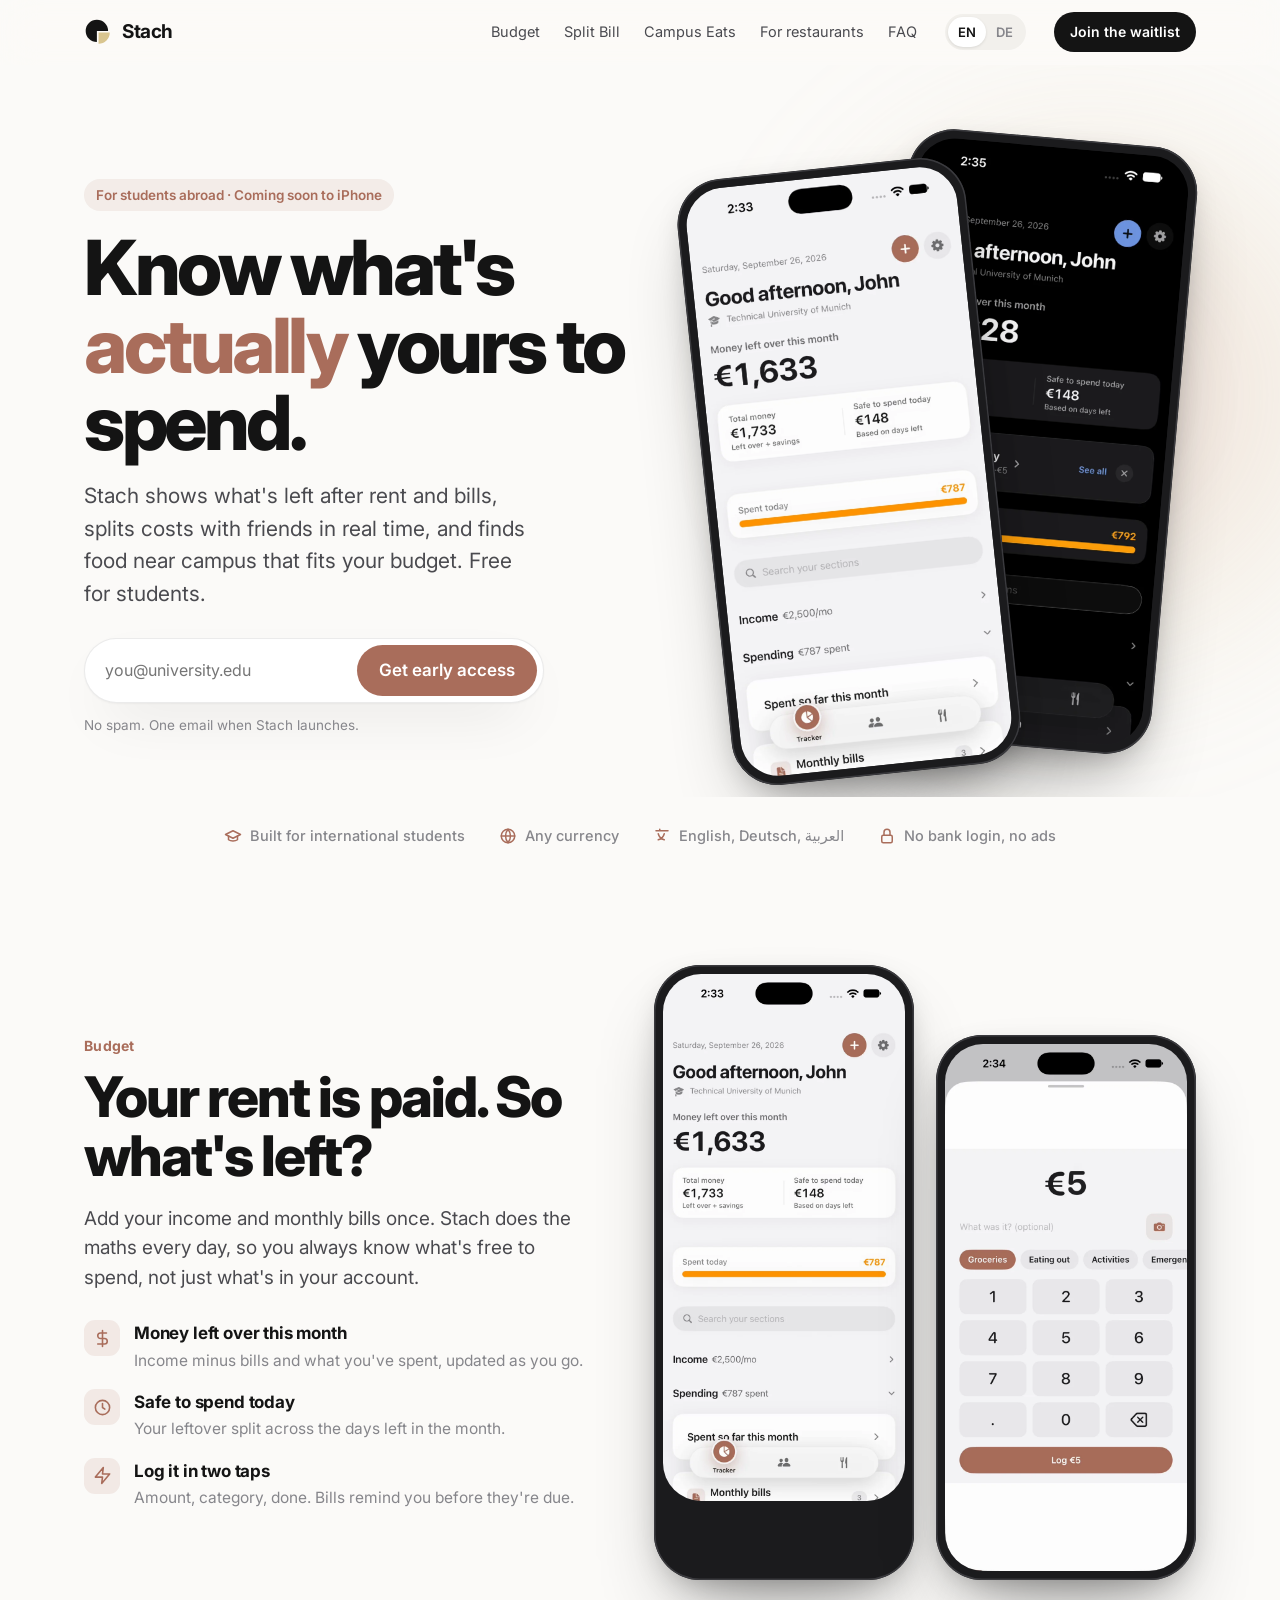
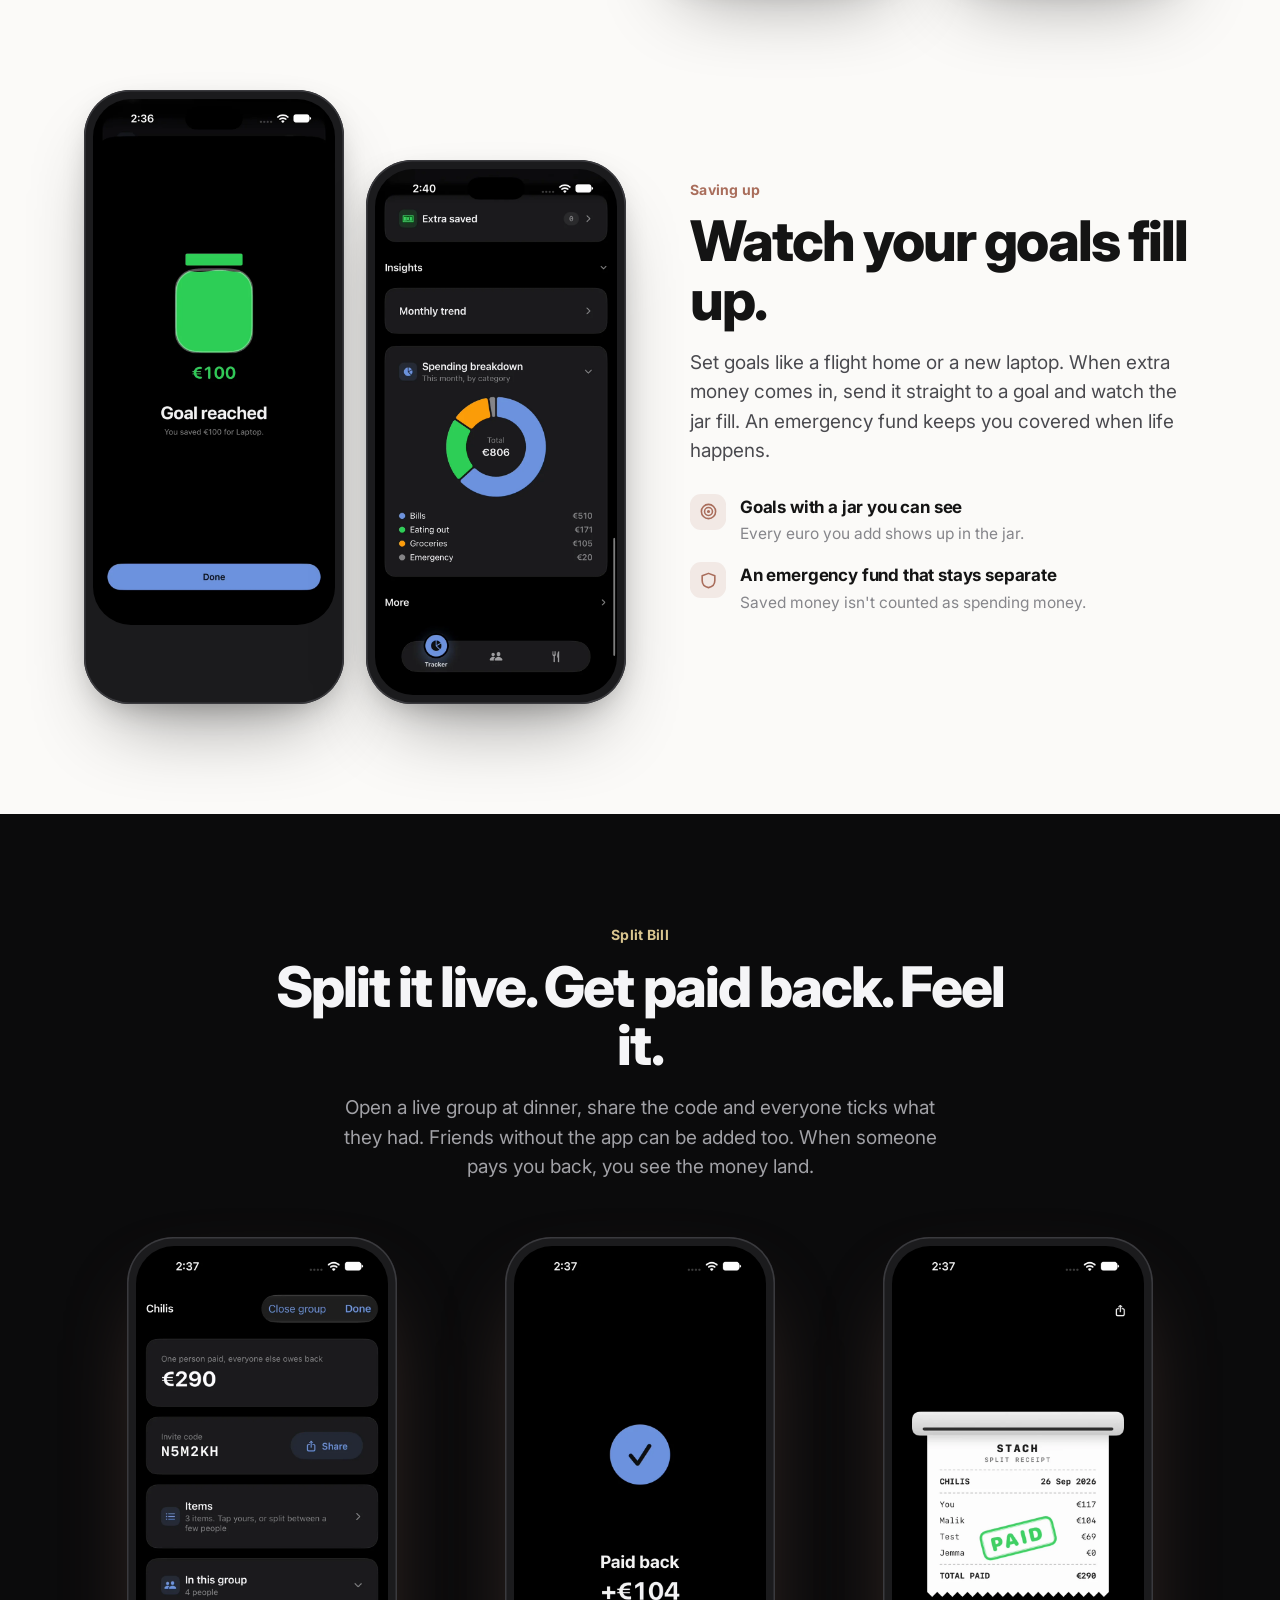
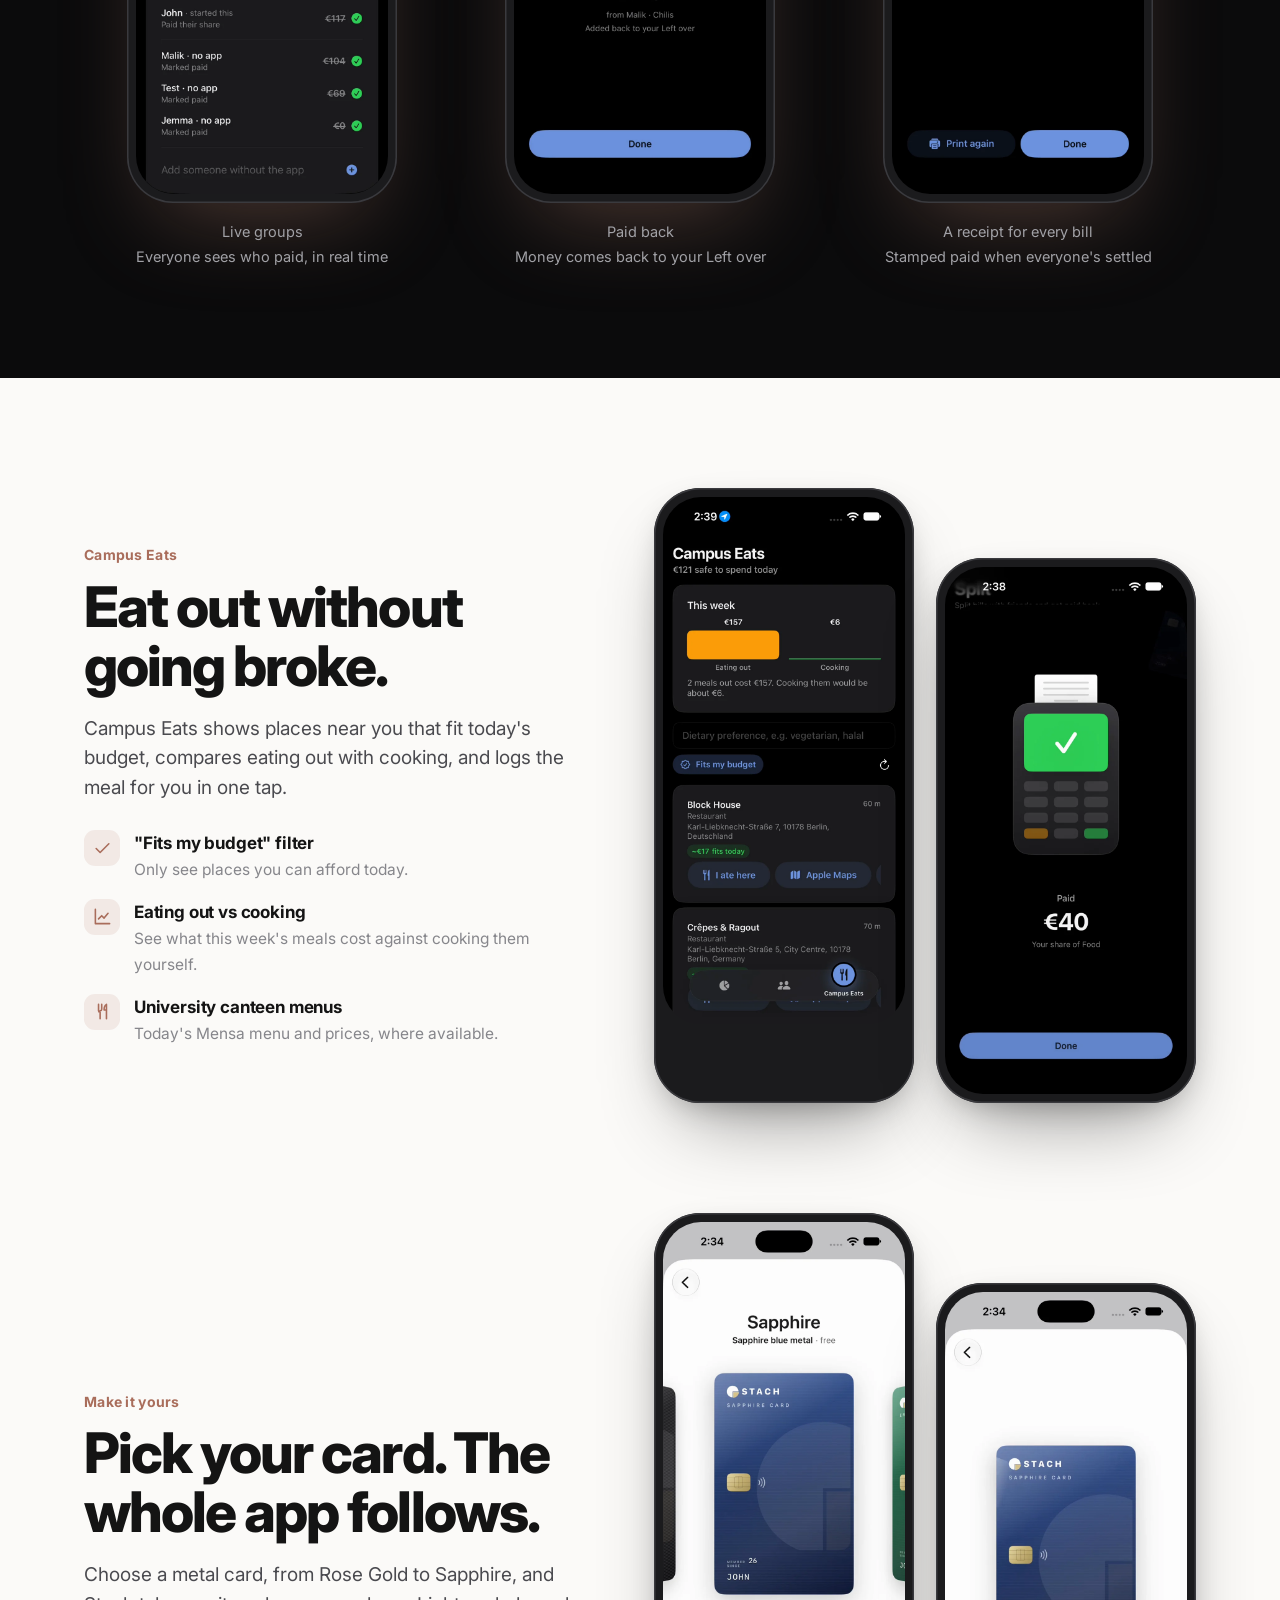
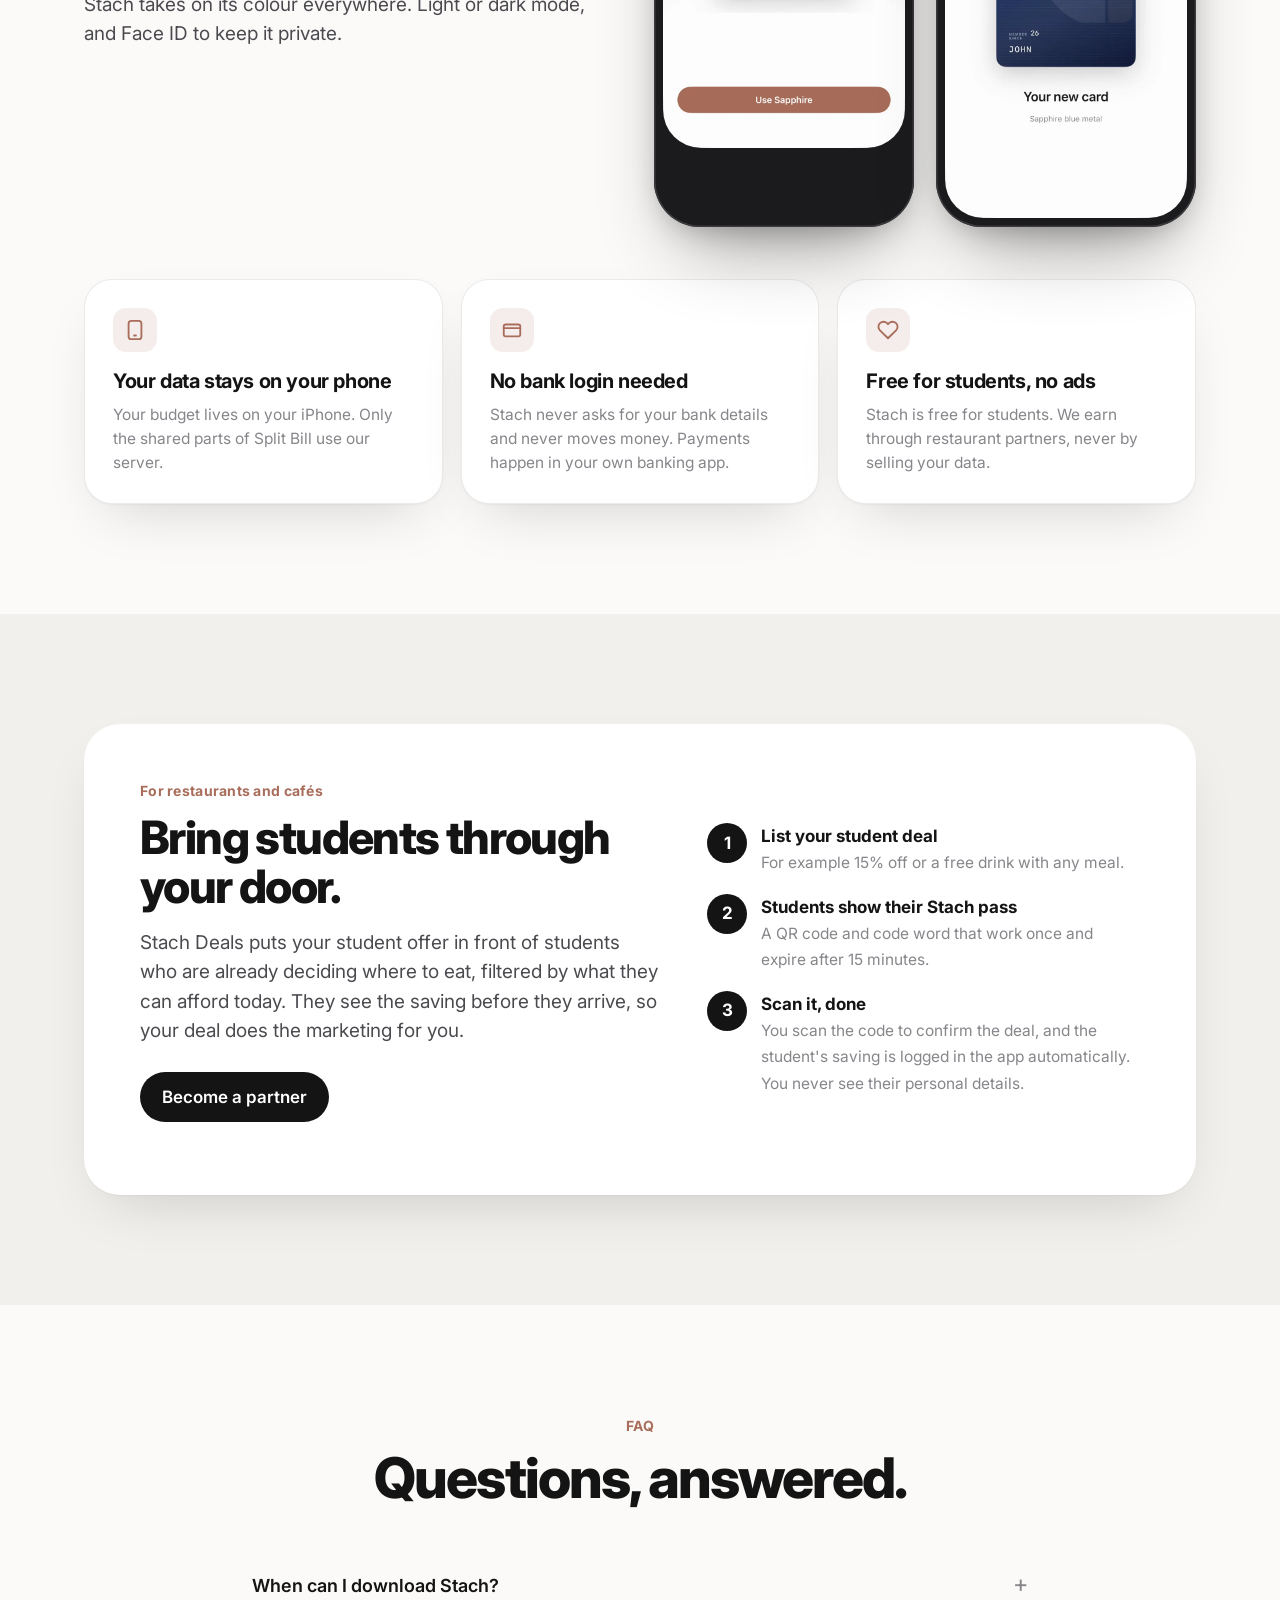
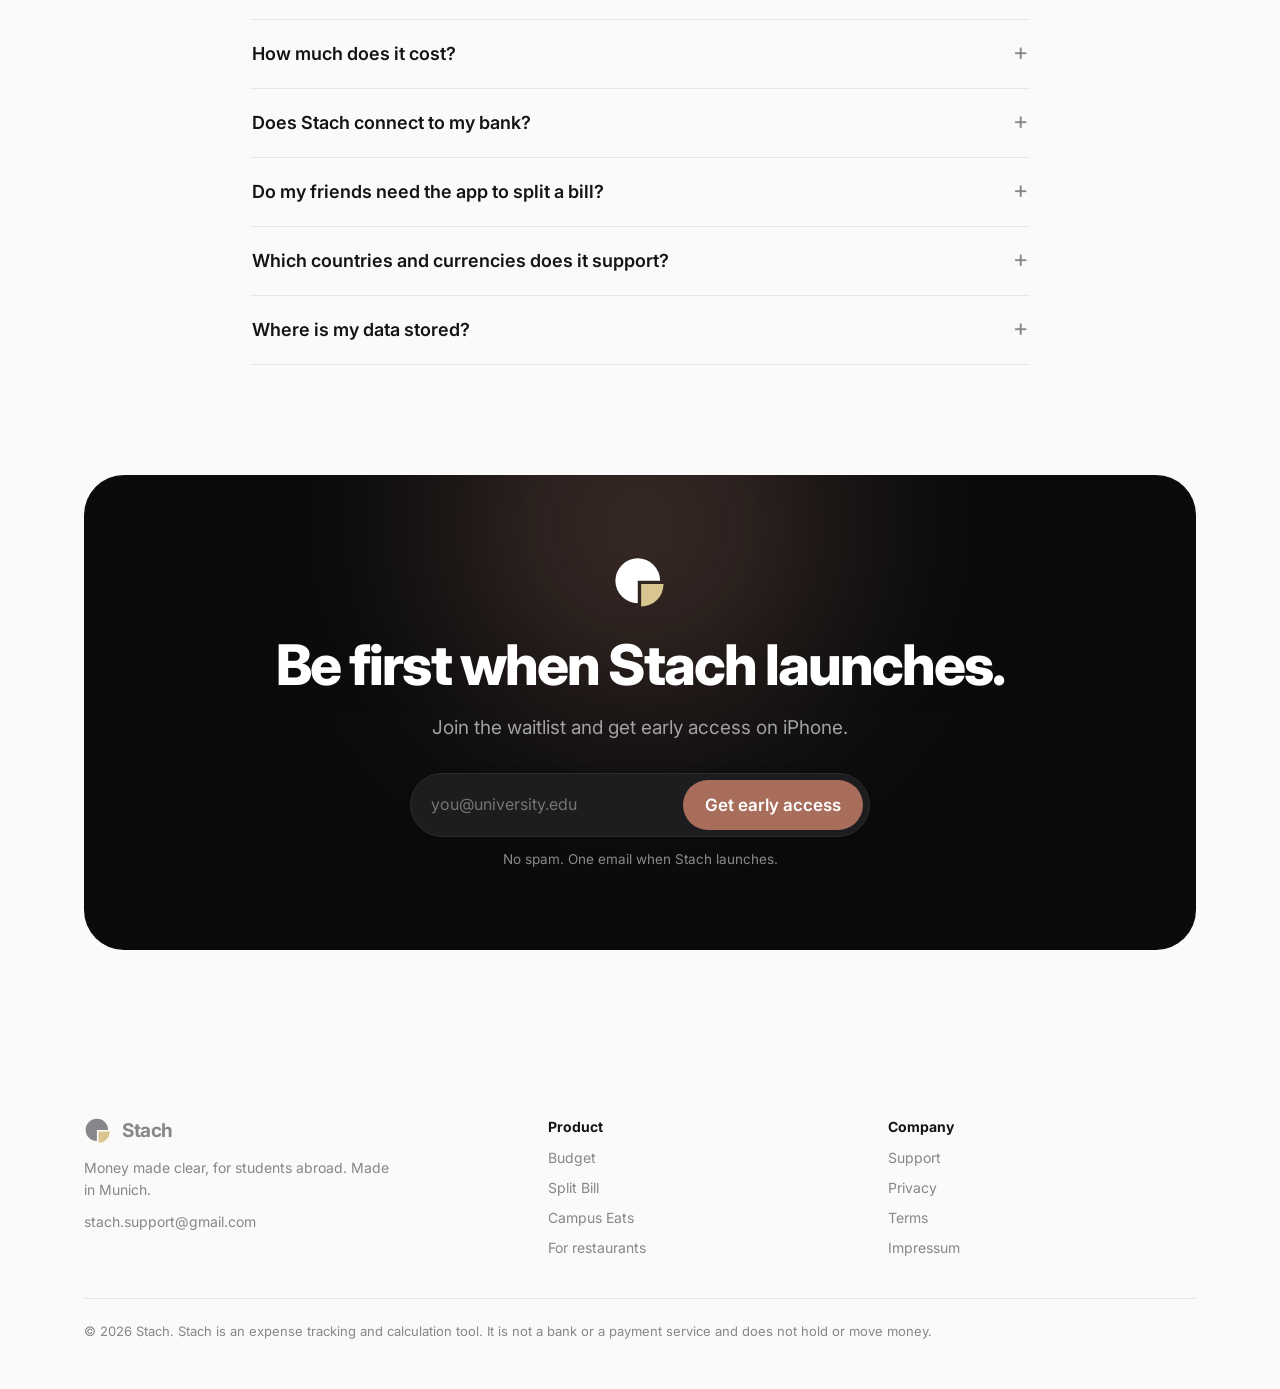
<file: Stach website (upload these)/index.html>
<!doctype html>
<html lang="en">
<head>
<meta charset="utf-8">
<meta name="viewport" content="width=device-width,initial-scale=1">
<title>Stach: money made clear for students abroad</title>
<meta name="description" content="Stach is a budgeting and bill-splitting app for international students. See what's actually yours to spend, split bills live with friends, and eat out without going broke.">
<meta property="og:title" content="Stach: money made clear for students abroad">
<meta property="og:description" content="Budget, split bills and eat out on a student budget. Coming soon to iPhone.">
<meta property="og:image" content="img/home-light.webp">
<meta name="theme-color" content="#FBFAF8">
<link rel="icon" href="favicon.svg" type="image/svg+xml">
<link rel="apple-touch-icon" href="favicon.svg">
<link rel="preconnect" href="https://fonts.googleapis.com">
<link rel="preconnect" href="https://fonts.gstatic.com" crossorigin>
<link rel="stylesheet" href="https://fonts.googleapis.com/css2?family=Inter:wght@400;500;600;700;800&display=swap">
<link rel="stylesheet" href="site.css">
</head>
<body>

<svg width="0" height="0" style="position:absolute" aria-hidden="true">
  <symbol id="mark" viewBox="0 0 100 100"><path d="M46 46 L46 86 A40 40 0 1 1 86 46 Z" fill="currentColor"/><path d="M52 52 L92 52 A40 40 0 0 1 52 92 Z" fill="#D9C58F"/></symbol>
</svg>

<header class="nav" id="nav">
  <div class="wrap">
    <a class="logo" href="#top" aria-label="Stach home"><svg><use href="#mark"/></svg>Stach</a>
    <nav class="nav-links" aria-label="Main">
      <a href="#tracker" data-i18n="nav.tracker">Budget</a>
      <a href="#split" data-i18n="nav.split">Split Bill</a>
      <a href="#eats" data-i18n="nav.eats">Campus Eats</a>
      <a href="#partners" data-i18n="nav.partners">For restaurants</a>
      <a href="#faq" data-i18n="nav.faq">FAQ</a>
    </nav>
    <div class="lang" role="group" aria-label="Language">
      <button type="button" data-lang="en" aria-pressed="true">EN</button>
      <button type="button" data-lang="de" aria-pressed="false">DE</button>
    </div>
    <a class="btn small" href="#join" data-i18n="nav.cta">Join the waitlist</a>
  </div>
</header>

<main id="top">

<!-- HERO -->
<section class="hero" style="padding-bottom:20px">
  <div class="glow"></div>
  <div class="wrap">
    <div class="reveal">
      <span class="eyebrow" data-i18n="hero.eyebrow">For students abroad · Coming soon to iPhone</span>
      <h1 data-i18n-html="hero.title">Know what's <em>actually</em> yours to spend.</h1>
      <p class="lead" data-i18n="hero.lead">Stach shows what's left after rent and bills, splits costs with friends in real time, and finds food near campus that fits your budget. Free for students.</p>
      <form class="waitlist" data-waitlist novalidate>
        <label for="email1" data-i18n="form.label">Email address</label>
        <input id="email1" type="email" name="email" autocomplete="email" required data-i18n-ph="form.ph" placeholder="you@university.edu">
        <button class="btn accent" type="submit" data-i18n="form.btn">Get early access</button>
      </form>
      <div class="form-msg" aria-live="polite"></div>
      <div class="form-note" data-i18n="form.note">No spam. One email when Stach launches.</div>
    </div>
    <div class="hero-phones reveal" aria-hidden="true">
      <div class="phone p1"><img src="img/home-light.webp" alt="" width="780" height="1696" fetchpriority="high"></div>
      <div class="phone p2"><img src="img/home-dark.webp" alt="" width="780" height="1696"></div>
    </div>
  </div>
</section>

<div class="strip">
  <div class="wrap">
    <span><svg viewBox="0 0 24 24" fill="none" stroke="currentColor" stroke-width="2" stroke-linecap="round" stroke-linejoin="round"><path d="M22 10 12 5 2 10l10 5 10-5z"/><path d="M6 12v5c3 2 9 2 12 0v-5"/></svg><span data-i18n="strip.1">Built for international students</span></span>
    <span><svg viewBox="0 0 24 24" fill="none" stroke="currentColor" stroke-width="2" stroke-linecap="round" stroke-linejoin="round"><circle cx="12" cy="12" r="9"/><path d="M3 12h18M12 3a14 14 0 0 1 0 18M12 3a14 14 0 0 0 0 18"/></svg><span data-i18n="strip.2">Any currency</span></span>
    <span><svg viewBox="0 0 24 24" fill="none" stroke="currentColor" stroke-width="2" stroke-linecap="round" stroke-linejoin="round"><path d="M4 5h16M9 3v2M7 9c1 4 4 7 8 8M15 9c-1 4-4 7-8 8"/></svg><span data-i18n="strip.3">English, Deutsch, العربية</span></span>
    <span><svg viewBox="0 0 24 24" fill="none" stroke="currentColor" stroke-width="2" stroke-linecap="round" stroke-linejoin="round"><rect x="5" y="11" width="14" height="10" rx="2"/><path d="M8 11V7a4 4 0 0 1 8 0v4"/></svg><span data-i18n="strip.4">No bank login, no ads</span></span>
  </div>
</div>

<!-- TRACKER -->
<section class="feature" id="tracker">
  <div class="wrap">
    <div class="text reveal">
      <p class="kicker" data-i18n="tr.k">Budget</p>
      <h2 data-i18n="tr.h">Your rent is paid. So what's left?</h2>
      <p class="sub" data-i18n="tr.s">Add your income and monthly bills once. Stach does the maths every day, so you always know what's free to spend, not just what's in your account.</p>
      <ul class="points">
        <li><div class="ic"><svg viewBox="0 0 24 24" fill="none" stroke="currentColor" stroke-width="2" stroke-linecap="round" stroke-linejoin="round"><path d="M12 2v20M17 5H9.5a3.5 3.5 0 0 0 0 7h5a3.5 3.5 0 0 1 0 7H6"/></svg></div><div><b data-i18n="tr.p1">Money left over this month</b><span data-i18n="tr.p1s">Income minus bills and what you've spent, updated as you go.</span></div></li>
        <li><div class="ic"><svg viewBox="0 0 24 24" fill="none" stroke="currentColor" stroke-width="2" stroke-linecap="round" stroke-linejoin="round"><circle cx="12" cy="12" r="9"/><path d="M12 7v5l3 2"/></svg></div><div><b data-i18n="tr.p2">Safe to spend today</b><span data-i18n="tr.p2s">Your leftover split across the days left in the month.</span></div></li>
        <li><div class="ic"><svg viewBox="0 0 24 24" fill="none" stroke="currentColor" stroke-width="2" stroke-linecap="round" stroke-linejoin="round"><path d="M13 2 3 14h9l-1 8 10-12h-9l1-8z"/></svg></div><div><b data-i18n="tr.p3">Log it in two taps</b><span data-i18n="tr.p3s">Amount, category, done. Bills remind you before they're due.</span></div></li>
      </ul>
    </div>
    <div class="shots reveal">
      <div class="phone"><img src="img/home-light.webp" alt="Stach home screen showing money left over this month" loading="lazy" width="780" height="1696"></div>
      <div class="phone offset"><img src="img/quicklog.webp" alt="Logging €5 of groceries with the keypad" loading="lazy" width="780" height="1696"></div>
    </div>
  </div>
</section>

<!-- GOALS -->
<section class="feature flip" style="padding-top:0">
  <div class="wrap">
    <div class="text reveal">
      <p class="kicker" data-i18n="go.k">Saving up</p>
      <h2 data-i18n="go.h">Watch your goals fill up.</h2>
      <p class="sub" data-i18n="go.s">Set goals like a flight home or a new laptop. When extra money comes in, send it straight to a goal and watch the jar fill. An emergency fund keeps you covered when life happens.</p>
      <ul class="points">
        <li><div class="ic"><svg viewBox="0 0 24 24" fill="none" stroke="currentColor" stroke-width="2" stroke-linecap="round" stroke-linejoin="round"><circle cx="12" cy="12" r="9"/><circle cx="12" cy="12" r="5"/><circle cx="12" cy="12" r="1"/></svg></div><div><b data-i18n="go.p1">Goals with a jar you can see</b><span data-i18n="go.p1s">Every euro you add shows up in the jar.</span></div></li>
        <li><div class="ic"><svg viewBox="0 0 24 24" fill="none" stroke="currentColor" stroke-width="2" stroke-linecap="round" stroke-linejoin="round"><path d="M12 3l8 3v6c0 5-3.5 8-8 9-4.5-1-8-4-8-9V6l8-3z"/></svg></div><div><b data-i18n="go.p2">An emergency fund that stays separate</b><span data-i18n="go.p2s">Saved money isn't counted as spending money.</span></div></li>
      </ul>
    </div>
    <div class="shots reveal">
      <div class="phone"><img src="img/goal.webp" alt="A savings goal jar filled to 100% with the message Goal reached" loading="lazy" width="780" height="1696"></div>
      <div class="phone offset"><img src="img/donut.webp" alt="Spending breakdown chart by category" loading="lazy" width="780" height="1696"></div>
    </div>
  </div>
</section>

<!-- SPLIT -->
<section class="dark" id="split">
  <div class="wrap">
    <div class="reveal" style="text-align:center; max-width:760px; margin:0 auto">
      <p class="kicker" data-i18n="sp.k">Split Bill</p>
      <h2 data-i18n="sp.h">Split it live. Get paid back. Feel it.</h2>
      <p class="sub" style="margin:0 auto" data-i18n="sp.s">Open a live group at dinner, share the code and everyone ticks what they had. Friends without the app can be added too. When someone pays you back, you see the money land.</p>
    </div>
    <div class="trio">
      <figure class="reveal"><div class="phone"><img src="img/livegroup.webp" alt="A live split group for a dinner with four people" loading="lazy" width="780" height="1696"></div><figcaption><span data-i18n="sp.c1">Live groups</span><span data-i18n="sp.c1s">Everyone sees who paid, in real time</span></figcaption></figure>
      <figure class="reveal"><div class="phone"><img src="img/paidback.webp" alt="Paid back +€104 confirmation" loading="lazy" width="780" height="1696"></div><figcaption><span data-i18n="sp.c2">Paid back</span><span data-i18n="sp.c2s">Money comes back to your Left over</span></figcaption></figure>
      <figure class="reveal"><div class="phone"><img src="img/receipt.webp" alt="A printed split receipt stamped PAID" loading="lazy" width="780" height="1696"></div><figcaption><span data-i18n="sp.c3">A receipt for every bill</span><span data-i18n="sp.c3s">Stamped paid when everyone's settled</span></figcaption></figure>
    </div>
  </div>
</section>

<!-- EATS -->
<section class="feature" id="eats">
  <div class="wrap">
    <div class="text reveal">
      <p class="kicker" data-i18n="ea.k">Campus Eats</p>
      <h2 data-i18n="ea.h">Eat out without going broke.</h2>
      <p class="sub" data-i18n="ea.s">Campus Eats shows places near you that fit today's budget, compares eating out with cooking, and logs the meal for you in one tap.</p>
      <ul class="points">
        <li><div class="ic"><svg viewBox="0 0 24 24" fill="none" stroke="currentColor" stroke-width="2" stroke-linecap="round" stroke-linejoin="round"><path d="M20 6 9 17l-5-5"/></svg></div><div><b data-i18n="ea.p1">"Fits my budget" filter</b><span data-i18n="ea.p1s">Only see places you can afford today.</span></div></li>
        <li><div class="ic"><svg viewBox="0 0 24 24" fill="none" stroke="currentColor" stroke-width="2" stroke-linecap="round" stroke-linejoin="round"><path d="M3 3v18h18"/><path d="M7 15l4-4 3 3 5-6"/></svg></div><div><b data-i18n="ea.p2">Eating out vs cooking</b><span data-i18n="ea.p2s">See what this week's meals cost against cooking them yourself.</span></div></li>
        <li><div class="ic"><svg viewBox="0 0 24 24" fill="none" stroke="currentColor" stroke-width="2" stroke-linecap="round" stroke-linejoin="round"><path d="M7 3v8a2 2 0 0 0 2 2v8M11 3v6a2 2 0 0 1-2 2M17 21V3c-2 1-3 4-3 7h3"/></svg></div><div><b data-i18n="ea.p3">University canteen menus</b><span data-i18n="ea.p3s">Today's Mensa menu and prices, where available.</span></div></li>
      </ul>
    </div>
    <div class="shots reveal">
      <div class="phone"><img src="img/eats.webp" alt="Campus Eats list of restaurants near campus in Berlin" loading="lazy" width="780" height="1696"></div>
      <div class="phone offset"><img src="img/terminal.webp" alt="Payment animation showing your share paid" loading="lazy" width="780" height="1696"></div>
    </div>
  </div>
</section>

<!-- CARD THEME + MORE -->
<section style="padding-top:0">
  <div class="wrap">
    <div class="feature" style="padding:0">
      <div class="wrap" style="padding:0">
        <div class="text reveal">
          <p class="kicker" data-i18n="ca.k">Make it yours</p>
          <h2 data-i18n="ca.h">Pick your card. The whole app follows.</h2>
          <p class="sub" data-i18n="ca.s">Choose a metal card, from Rose Gold to Sapphire, and Stach takes on its colour everywhere. Light or dark mode, and Face ID to keep it private.</p>
        </div>
        <div class="shots reveal">
          <div class="phone"><img src="img/cards.webp" alt="Choosing the Sapphire card" loading="lazy" width="780" height="1696"></div>
          <div class="phone offset"><img src="img/newcard.webp" alt="Your new card: Sapphire" loading="lazy" width="780" height="1696"></div>
        </div>
      </div>
    </div>
    <div class="cards-grid">
      <div class="tile reveal"><div class="ic"><svg viewBox="0 0 24 24" fill="none" stroke="currentColor" stroke-width="2" stroke-linecap="round" stroke-linejoin="round"><rect x="5" y="2" width="14" height="20" rx="3"/><path d="M11 18h2"/></svg></div><h3 data-i18n="t1.h">Your data stays on your phone</h3><p data-i18n="t1.p">Your budget lives on your iPhone. Only the shared parts of Split Bill use our server.</p></div>
      <div class="tile reveal"><div class="ic"><svg viewBox="0 0 24 24" fill="none" stroke="currentColor" stroke-width="2" stroke-linecap="round" stroke-linejoin="round"><rect x="3" y="6" width="18" height="13" rx="2"/><path d="M3 10h18"/></svg></div><h3 data-i18n="t2.h">No bank login needed</h3><p data-i18n="t2.p">Stach never asks for your bank details and never moves money. Payments happen in your own banking app.</p></div>
      <div class="tile reveal"><div class="ic"><svg viewBox="0 0 24 24" fill="none" stroke="currentColor" stroke-width="2" stroke-linecap="round" stroke-linejoin="round"><path d="M20.8 4.6a5.5 5.5 0 0 0-7.8 0L12 5.7l-1-1.1a5.5 5.5 0 0 0-7.8 7.8L12 21l8.8-8.6a5.5 5.5 0 0 0 0-7.8z"/></svg></div><h3 data-i18n="t3.h">Free for students, no ads</h3><p data-i18n="t3.p">Stach is free for students. We earn through restaurant partners, never by selling your data.</p></div>
    </div>
  </div>
</section>

<!-- PARTNERS -->
<section class="partners" id="partners">
  <div class="wrap">
    <div class="partner-box reveal">
      <div>
        <p class="kicker" data-i18n="pa.k">For restaurants and cafés</p>
        <h2 style="font-size:clamp(30px,3.6vw,46px)" data-i18n="pa.h">Bring students through your door.</h2>
        <p class="sub" data-i18n="pa.s">Stach Deals puts your student offer in front of students who are already deciding where to eat, filtered by what they can afford today. They see the saving before they arrive, so your deal does the marketing for you.</p>
        <p style="margin-top:26px"><a class="btn" href="mailto:stach.support@gmail.com?subject=Stach%20Deals%20partnership" data-i18n="pa.btn">Become a partner</a></p>
      </div>
      <ol class="steps">
        <li><div><b data-i18n="pa.s1">List your student deal</b><span data-i18n="pa.s1s">For example 15% off or a free drink with any meal.</span></div></li>
        <li><div><b data-i18n="pa.s2">Students show their Stach pass</b><span data-i18n="pa.s2s">A QR code and code word that work once and expire after 15 minutes.</span></div></li>
        <li><div><b data-i18n="pa.s3">Scan it, done</b><span data-i18n="pa.s3s">You scan the code to confirm the deal, and the student's saving is logged in the app automatically. You never see their personal details.</span></div></li>
      </ol>
    </div>
  </div>
</section>

<!-- FAQ -->
<section id="faq">
  <div class="wrap">
    <div class="reveal" style="text-align:center">
      <p class="kicker" data-i18n="fq.k">FAQ</p>
      <h2 data-i18n="fq.h">Questions, answered.</h2>
    </div>
    <div class="faq">
      <details class="reveal"><summary data-i18n="fq.q1">When can I download Stach?</summary><p data-i18n="fq.a1">Stach is in final testing and launches on the App Store for iPhone soon. Join the waitlist and we'll email you on launch day.</p></details>
      <details class="reveal"><summary data-i18n="fq.q2">How much does it cost?</summary><p data-i18n="fq.a2">Nothing. Stach is free for students, with no ads. We earn money through restaurant partners in Stach Deals.</p></details>
      <details class="reveal"><summary data-i18n="fq.q3">Does Stach connect to my bank?</summary><p data-i18n="fq.a3">No. You never share bank logins. Stach is a tracking and calculation tool: it works out who owes what and opens your payment app, and the transfer happens there.</p></details>
      <details class="reveal"><summary data-i18n="fq.q4">Do my friends need the app to split a bill?</summary><p data-i18n="fq.a4">No. You can add people without the app to any split and mark them as paid yourself. Friends with the app can join a live group with a code.</p></details>
      <details class="reveal"><summary data-i18n="fq.q5">Which countries and currencies does it support?</summary><p data-i18n="fq.a5">Stach is made for students studying abroad anywhere. You can switch currency at any time, and the app is available in English, German and Arabic.</p></details>
      <details class="reveal"><summary data-i18n="fq.q6">Where is my data stored?</summary><p data-i18n="fq.a6">Your budget stays on your phone. Shared Split Bill groups are synced through Google Firebase. You can delete everything from Settings at any time. Read the privacy policy for details.</p></details>
    </div>
  </div>
</section>

<!-- CTA -->
<section class="cta" id="join" style="padding-top:0">
  <div class="wrap">
    <div class="box reveal">
      <div class="glow"></div>
      <svg width="56" height="56" style="position:relative; color:#fff; margin:0 auto 18px"><use href="#mark"/></svg>
      <h2 data-i18n="cta.h">Be first when Stach launches.</h2>
      <p class="sub" data-i18n="cta.s">Join the waitlist and get early access on iPhone.</p>
      <form class="waitlist" data-waitlist novalidate>
        <label for="email2" data-i18n="form.label">Email address</label>
        <input id="email2" type="email" name="email" autocomplete="email" required data-i18n-ph="form.ph" placeholder="you@university.edu">
        <button class="btn accent" type="submit" data-i18n="form.btn">Get early access</button>
      </form>
      <div class="form-msg" aria-live="polite"></div>
      <div class="form-note" data-i18n="form.note">No spam. One email when Stach launches.</div>
    </div>
  </div>
</section>

</main>

<footer>
  <div class="wrap">
    <div>
      <a class="logo" href="#top"><svg><use href="#mark"/></svg>Stach</a>
      <p style="margin:12px 0 0; max-width:34ch" data-i18n="ft.about">Money made clear, for students abroad. Made in Munich.</p>
      <p style="margin:10px 0 0"><a href="mailto:stach.support@gmail.com">stach.support@gmail.com</a></p>
    </div>
    <div>
      <h4 data-i18n="ft.product">Product</h4>
      <ul><li><a href="#tracker" data-i18n="nav.tracker">Budget</a></li><li><a href="#split" data-i18n="nav.split">Split Bill</a></li><li><a href="#eats" data-i18n="nav.eats">Campus Eats</a></li><li><a href="#partners" data-i18n="nav.partners">For restaurants</a></li></ul>
    </div>
    <div>
      <h4 data-i18n="ft.company">Company</h4>
      <ul><li><a href="support.html" data-i18n="ft.support">Support</a></li><li><a href="privacy.html" data-i18n="ft.privacy">Privacy</a></li><li><a href="terms.html" data-i18n="ft.terms">Terms</a></li><li><a href="impressum.html">Impressum</a></li></ul>
    </div>
    <div class="fine" data-i18n="ft.fine">© 2026 Stach. Stach is an expense tracking and calculation tool. It is not a bank or a payment service and does not hold or move money.</div>
  </div>
</footer>

<script>
/* Waitlist: set WAITLIST_ENDPOINT to a form endpoint (e.g. a free Formspree form URL)
   to collect sign-ups. Until then, the form opens an email to stach.support@gmail.com instead. */
var WAITLIST_ENDPOINT = "https://formspree.io/f/mgaoknay";
var CONTACT_EMAIL = "stach.support@gmail.com";

var DE = {
 "nav.tracker":"Budget","nav.split":"Rechnungen teilen","nav.eats":"Campus Eats","nav.partners":"Für Restaurants","nav.faq":"FAQ","nav.cta":"Auf die Warteliste",
 "hero.eyebrow":"Für Studierende im Ausland · Bald fürs iPhone",
 "hero.title":"Wisse, was dir <em>wirklich</em> bleibt.",
 "hero.lead":"Stach zeigt dir, was nach Miete und Rechnungen übrig ist, teilt Kosten mit Freunden in Echtzeit und findet Essen am Campus, das in dein Budget passt. Für Studierende kostenlos.",
 "form.label":"E-Mail-Adresse","form.ph":"du@uni.de","form.btn":"Früher Zugang","form.note":"Kein Spam. Eine E-Mail, wenn Stach startet.",
 "strip.1":"Für internationale Studierende","strip.2":"Jede Währung","strip.3":"English, Deutsch, العربية","strip.4":"Kein Bank-Login, keine Werbung",
 "tr.k":"Budget","tr.h":"Die Miete ist bezahlt. Was bleibt übrig?",
 "tr.s":"Trag dein Einkommen und deine Fixkosten einmal ein. Stach rechnet jeden Tag für dich, damit du immer weißt, was du wirklich ausgeben kannst, nicht nur, was auf dem Konto ist.",
 "tr.p1":"Übrig in diesem Monat","tr.p1s":"Einkommen minus Rechnungen und Ausgaben, laufend aktualisiert.",
 "tr.p2":"Heute sicher ausgeben","tr.p2s":"Dein Rest, verteilt auf die verbleibenden Tage im Monat.",
 "tr.p3":"In zwei Taps eingetragen","tr.p3s":"Betrag, Kategorie, fertig. Rechnungen erinnern dich vor der Fälligkeit.",
 "go.k":"Sparen","go.h":"Sieh zu, wie deine Ziele voll werden.",
 "go.s":"Setz dir Ziele wie einen Flug nach Hause oder einen neuen Laptop. Kommt Extrageld rein, schick es direkt in ein Ziel und sieh zu, wie sich das Glas füllt. Ein Notgroschen hält dir den Rücken frei.",
 "go.p1":"Ziele mit einem Glas, das du siehst","go.p1s":"Jeder Euro landet sichtbar im Glas.",
 "go.p2":"Ein Notgroschen, der getrennt bleibt","go.p2s":"Gespartes zählt nicht als Ausgabegeld.",
 "sp.k":"Rechnungen teilen","sp.h":"Live teilen. Geld zurückbekommen. Spüren.",
 "sp.s":"Öffne beim Essen eine Live-Gruppe, teile den Code und alle haken ab, was sie hatten. Freunde ohne die App kannst du auch hinzufügen. Wenn dich jemand zurückzahlt, siehst du das Geld ankommen.",
 "sp.c1":"Live-Gruppen","sp.c1s":"Alle sehen in Echtzeit, wer bezahlt hat",
 "sp.c2":"Zurückgezahlt","sp.c2s":"Das Geld fließt zurück in dein Übrig",
 "sp.c3":"Ein Beleg für jede Rechnung","sp.c3s":"Mit Bezahlt-Stempel, sobald alle beglichen haben",
 "ea.k":"Campus Eats","ea.h":"Auswärts essen, ohne pleite zu gehen.",
 "ea.s":"Campus Eats zeigt Orte in deiner Nähe, die ins heutige Budget passen, vergleicht Auswärtsessen mit Selberkochen und trägt die Mahlzeit mit einem Tap ein.",
 "ea.p1":"Filter „Passt ins Budget“","ea.p1s":"Nur Orte, die du dir heute leisten kannst.",
 "ea.p2":"Auswärts essen vs. kochen","ea.p2s":"Was deine Mahlzeiten diese Woche kosten, verglichen mit Selberkochen.",
 "ea.p3":"Mensa-Speiseplan","ea.p3s":"Das heutige Mensa-Menü mit Preisen, wo verfügbar.",
 "ca.k":"Mach es zu deinem","ca.h":"Wähl deine Karte. Die ganze App passt sich an.",
 "ca.s":"Wähl eine Metallkarte, von Roségold bis Saphir, und Stach übernimmt ihre Farbe überall. Hell oder dunkel, und Face ID, damit alles privat bleibt.",
 "t1.h":"Deine Daten bleiben auf deinem Handy","t1.p":"Dein Budget liegt auf deinem iPhone. Nur die geteilten Teile von Rechnungen teilen nutzen unseren Server.",
 "t2.h":"Kein Bank-Login nötig","t2.p":"Stach fragt nie nach deinen Bankdaten und bewegt nie Geld. Zahlungen laufen in deiner eigenen Banking-App.",
 "t3.h":"Kostenlos für Studierende, ohne Werbung","t3.p":"Stach ist für Studierende kostenlos. Wir verdienen über Restaurant-Partner, nie durch den Verkauf deiner Daten.",
 "pa.k":"Für Restaurants und Cafés","pa.h":"Hol Studierende zu dir.",
 "pa.s":"Stach Deals zeigt dein Studierenden-Angebot genau dann, wenn Studierende entscheiden, wo sie essen, gefiltert nach dem, was sie sich heute leisten können. Sie sehen die Ersparnis schon vorher, und dein Deal macht die Werbung für dich.",
 "pa.btn":"Partner werden",
 "pa.s1":"Studierenden-Deal eintragen","pa.s1s":"Zum Beispiel 15 % Rabatt oder ein Getränk gratis zu jedem Essen.",
 "pa.s2":"Studierende zeigen ihren Stach-Pass","pa.s2s":"Ein QR-Code und ein Codewort, einmal gültig und nach 15 Minuten abgelaufen.",
 "pa.s3":"Scannen, fertig","pa.s3s":"Du scannst den Code zur Bestätigung, und die Ersparnis wird automatisch in der App eingetragen. Persönliche Daten siehst du dabei nie.",
 "fq.k":"FAQ","fq.h":"Fragen und Antworten.",
 "fq.q1":"Wann kann ich Stach herunterladen?","fq.a1":"Stach ist in der letzten Testphase und kommt bald in den App Store fürs iPhone. Trag dich in die Warteliste ein, dann schreiben wir dir am Launch-Tag.",
 "fq.q2":"Was kostet Stach?","fq.a2":"Nichts. Stach ist für Studierende kostenlos und ohne Werbung. Wir verdienen über Restaurant-Partner bei Stach Deals.",
 "fq.q3":"Verbindet sich Stach mit meiner Bank?","fq.a3":"Nein. Du teilst nie Bank-Zugangsdaten. Stach ist ein Werkzeug zum Erfassen und Berechnen: Es rechnet aus, wer wem was schuldet, und öffnet deine Bezahl-App, wo die Überweisung stattfindet.",
 "fq.q4":"Brauchen meine Freunde die App zum Teilen?","fq.a4":"Nein. Du kannst Personen ohne die App zu jeder Rechnung hinzufügen und sie selbst als bezahlt markieren. Freunde mit der App treten einer Live-Gruppe per Code bei.",
 "fq.q5":"Welche Länder und Währungen werden unterstützt?","fq.a5":"Stach ist für Studierende im Ausland gemacht, egal wo. Du kannst die Währung jederzeit wechseln, und die App gibt es auf Englisch, Deutsch und Arabisch.",
 "fq.q6":"Wo werden meine Daten gespeichert?","fq.a6":"Dein Budget bleibt auf deinem Handy. Geteilte Gruppen werden über Google Firebase synchronisiert. Du kannst in den Einstellungen jederzeit alles löschen. Details in der Datenschutzerklärung.",
 "cta.h":"Sei dabei, wenn Stach startet.","cta.s":"Trag dich in die Warteliste ein und bekomm früher Zugang fürs iPhone.",
 "ft.about":"Geld verstehen, für Studierende im Ausland. Gemacht in München.","ft.product":"Produkt","ft.company":"Unternehmen","ft.support":"Hilfe","ft.privacy":"Datenschutz","ft.terms":"AGB",
 "ft.fine":"© 2026 Stach. Stach ist ein Werkzeug zum Erfassen und Berechnen von Ausgaben. Es ist keine Bank und kein Zahlungsdienst und verwahrt oder bewegt kein Geld.",
 "msg.ok":"Danke! Du stehst auf der Warteliste.","msg.bad":"Bitte gib eine gültige E-Mail-Adresse ein.","msg.err":"Das hat nicht geklappt. Bitte versuch es noch einmal.","msg.mail":"Dein E-Mail-Programm öffnet sich. Schick die Nachricht ab, um dich einzutragen."
};
var EN_MSG = {"msg.ok":"Thanks! You're on the waitlist.","msg.bad":"Please enter a valid email address.","msg.err":"That didn't work. Please try again.","msg.mail":"Your email app is opening. Send the message to join the waitlist."};

var EN = {};
document.querySelectorAll("[data-i18n]").forEach(function(el){ EN[el.dataset.i18n] = el.textContent; });
document.querySelectorAll("[data-i18n-html]").forEach(function(el){ EN[el.dataset.i18nHtml] = el.innerHTML; });
document.querySelectorAll("[data-i18n-ph]").forEach(function(el){ EN[el.dataset.i18nPh] = el.placeholder; });
var lang = "en";
function t(k){ return lang === "de" ? (DE[k] || EN[k] || EN_MSG[k]) : (EN[k] || EN_MSG[k]); }
function setLang(l){
  lang = l === "de" ? "de" : "en";
  document.documentElement.lang = lang;
  document.querySelectorAll("[data-i18n]").forEach(function(el){ el.textContent = t(el.dataset.i18n); });
  document.querySelectorAll("[data-i18n-html]").forEach(function(el){ el.innerHTML = t(el.dataset.i18nHtml); });
  document.querySelectorAll("[data-i18n-ph]").forEach(function(el){ el.placeholder = t(el.dataset.i18nPh); });
  document.querySelectorAll(".lang button").forEach(function(b){ b.setAttribute("aria-pressed", String(b.dataset.lang === lang)); });
  document.title = lang === "de" ? "Stach: Geld verstehen für Studierende im Ausland" : "Stach: money made clear for students abroad";
  try { localStorage.setItem("stachLang", lang); } catch(e){}
}
document.querySelectorAll(".lang button").forEach(function(b){ b.addEventListener("click", function(){ setLang(b.dataset.lang); }); });
(function(){
  var q = new URLSearchParams(location.search).get("lang"), saved = null;
  try { saved = localStorage.getItem("stachLang"); } catch(e){}
  var l = q || saved || ((navigator.language || "").toLowerCase().indexOf("de") === 0 ? "de" : "en");
  if(l === "de") setLang("de");
})();

/* waitlist forms */
document.querySelectorAll("[data-waitlist]").forEach(function(form){
  var msg = form.parentNode.querySelector(".form-msg");
  form.addEventListener("submit", function(e){
    e.preventDefault();
    var email = form.email.value.trim();
    msg.className = "form-msg";
    if(!/^[^\s@]+@[^\s@]+\.[^\s@]{2,}$/.test(email) || email.length > 200){ msg.textContent = t("msg.bad"); msg.classList.add("err"); form.email.focus(); return; }
    if(!WAITLIST_ENDPOINT){
      location.href = "mailto:" + CONTACT_EMAIL + "?subject=" + encodeURIComponent("Stach waitlist") + "&body=" + encodeURIComponent("Please add me to the Stach waitlist: " + email);
      msg.textContent = t("msg.mail"); msg.classList.add("ok"); return;
    }
    var btn = form.querySelector("button"); btn.disabled = true;
    fetch(WAITLIST_ENDPOINT, {method:"POST", headers:{"Content-Type":"application/json","Accept":"application/json"}, body: JSON.stringify({email: email, language: lang})})
      .then(function(r){ if(!r.ok) throw 0; msg.textContent = t("msg.ok"); msg.classList.add("ok"); form.reset(); })
      .catch(function(){ msg.textContent = t("msg.err"); msg.classList.add("err"); })
      .finally(function(){ btn.disabled = false; });
  });
});

/* nav border + reveal on scroll */
var nav = document.getElementById("nav");
addEventListener("scroll", function(){ nav.classList.toggle("scrolled", scrollY > 8); }, {passive:true});
if("IntersectionObserver" in window){
  var io = new IntersectionObserver(function(es){ es.forEach(function(en){ if(en.isIntersecting){ en.target.classList.add("in"); io.unobserve(en.target); } }); }, {rootMargin:"0px 0px -8% 0px"});
  document.querySelectorAll(".reveal").forEach(function(el){ io.observe(el); });
} else { document.querySelectorAll(".reveal").forEach(function(el){ el.classList.add("in"); }); }
</script>
</body>
</html>
</file>
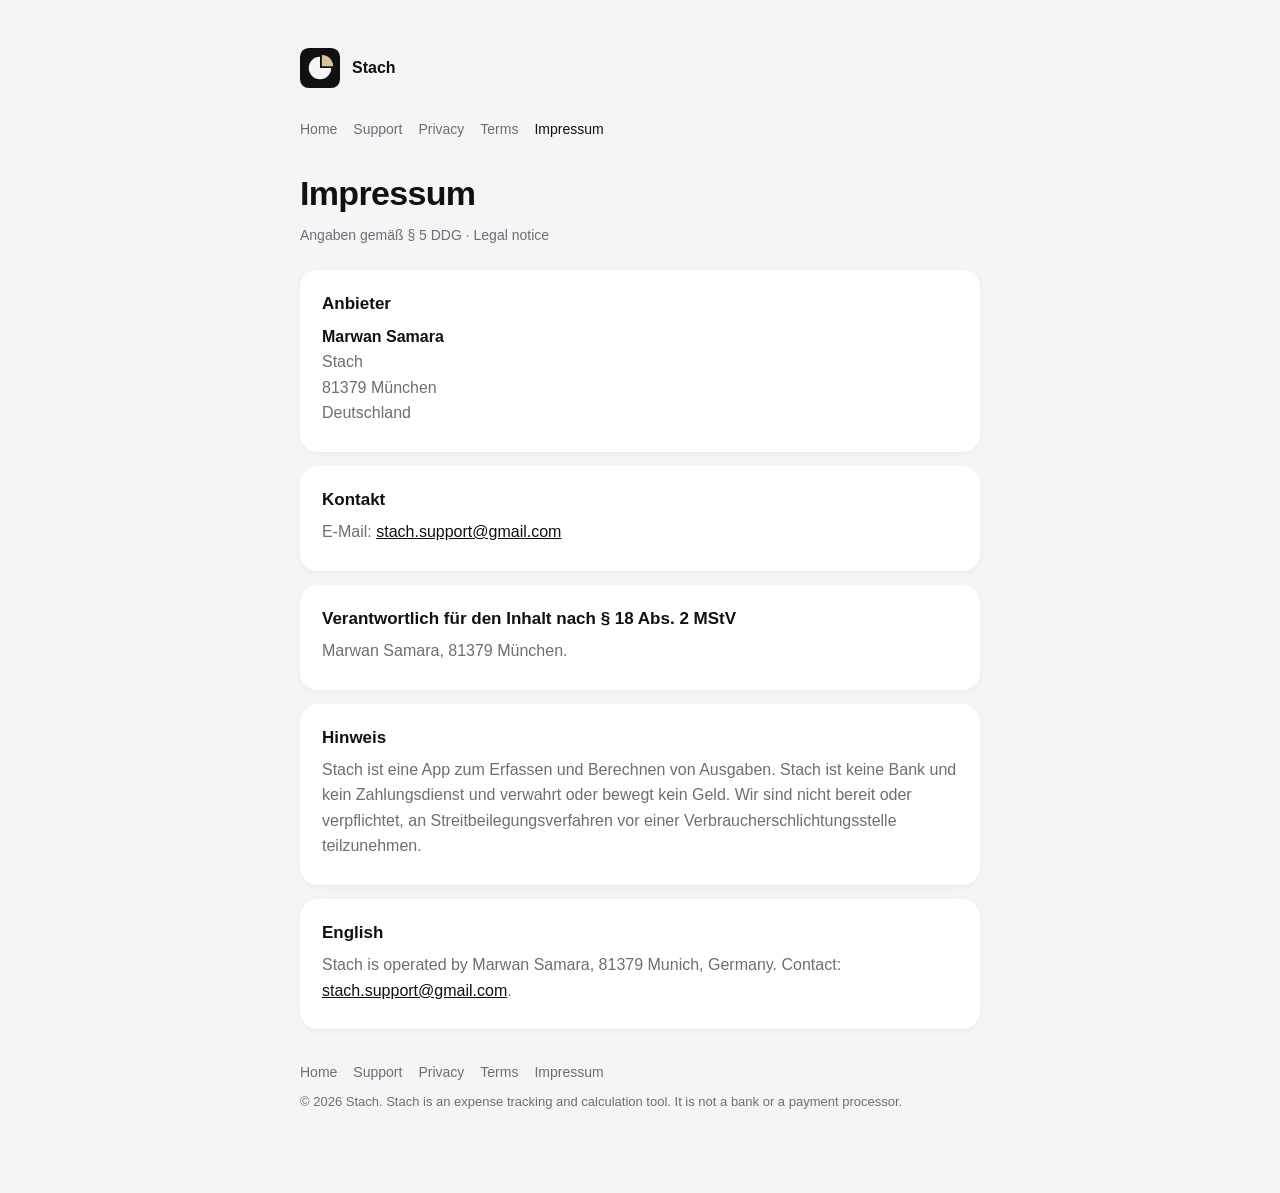
<file: impressum.html>
<!doctype html><html lang="de"><head><meta charset="utf-8"><meta name="viewport" content="width=device-width,initial-scale=1"><meta name="description" content="Impressum und Kontakt von Stach."><link rel="icon" href="favicon.svg" type="image/svg+xml"><link rel="apple-touch-icon" href="favicon.svg"><link rel="stylesheet" href="style.css"><title>Impressum · Stach</title></head><body><main>
<header><div class="mark" aria-hidden="true"><svg width="40" height="40" viewBox="0 0 64 64"><rect width="64" height="64" rx="14" fill="currentColor"/><path d="M32 32 V14 A18 18 0 1 0 50 32 Z" fill="var(--bg)"/><path d="M35 29 V11 A18 18 0 0 1 53 29 Z" fill="#D9C58F"/></svg></div><div class="brand">Stach</div></header><nav><a href="index.html">Home</a><a href="support.html">Support</a><a href="privacy.html">Privacy</a><a href="terms.html">Terms</a><a href="impressum.html" aria-current="page">Impressum</a></nav>
<h1>Impressum</h1><div class="updated">Angaben gemäß § 5 DDG · Legal notice</div>
<section><h2>Anbieter</h2><p><strong>Marwan Samara</strong><br>Stach<br>81379 München<br>Deutschland</p></section>
<section><h2>Kontakt</h2><p>E-Mail: <a href="mailto:stach.support@gmail.com">stach.support@gmail.com</a></p></section>
<section><h2>Verantwortlich für den Inhalt nach § 18 Abs. 2 MStV</h2><p>Marwan Samara, 81379 München.</p></section>
<section><h2>Hinweis</h2><p>Stach ist eine App zum Erfassen und Berechnen von Ausgaben. Stach ist keine Bank und kein Zahlungsdienst und verwahrt oder bewegt kein Geld. Wir sind nicht bereit oder verpflichtet, an Streitbeilegungsverfahren vor einer Verbraucherschlichtungsstelle teilzunehmen.</p></section>
<section><h2>English</h2><p>Stach is operated by Marwan Samara, 81379 Munich, Germany. Contact: <a href="mailto:stach.support@gmail.com">stach.support@gmail.com</a>.</p></section>
<footer><nav class="footnav"><a href="index.html">Home</a><a href="support.html">Support</a><a href="privacy.html">Privacy</a><a href="terms.html">Terms</a><a href="impressum.html">Impressum</a></nav><div>© 2026 Stach. Stach is an expense tracking and calculation tool. It is not a bank or a payment processor.</div></footer>
</main></body></html>
</file>
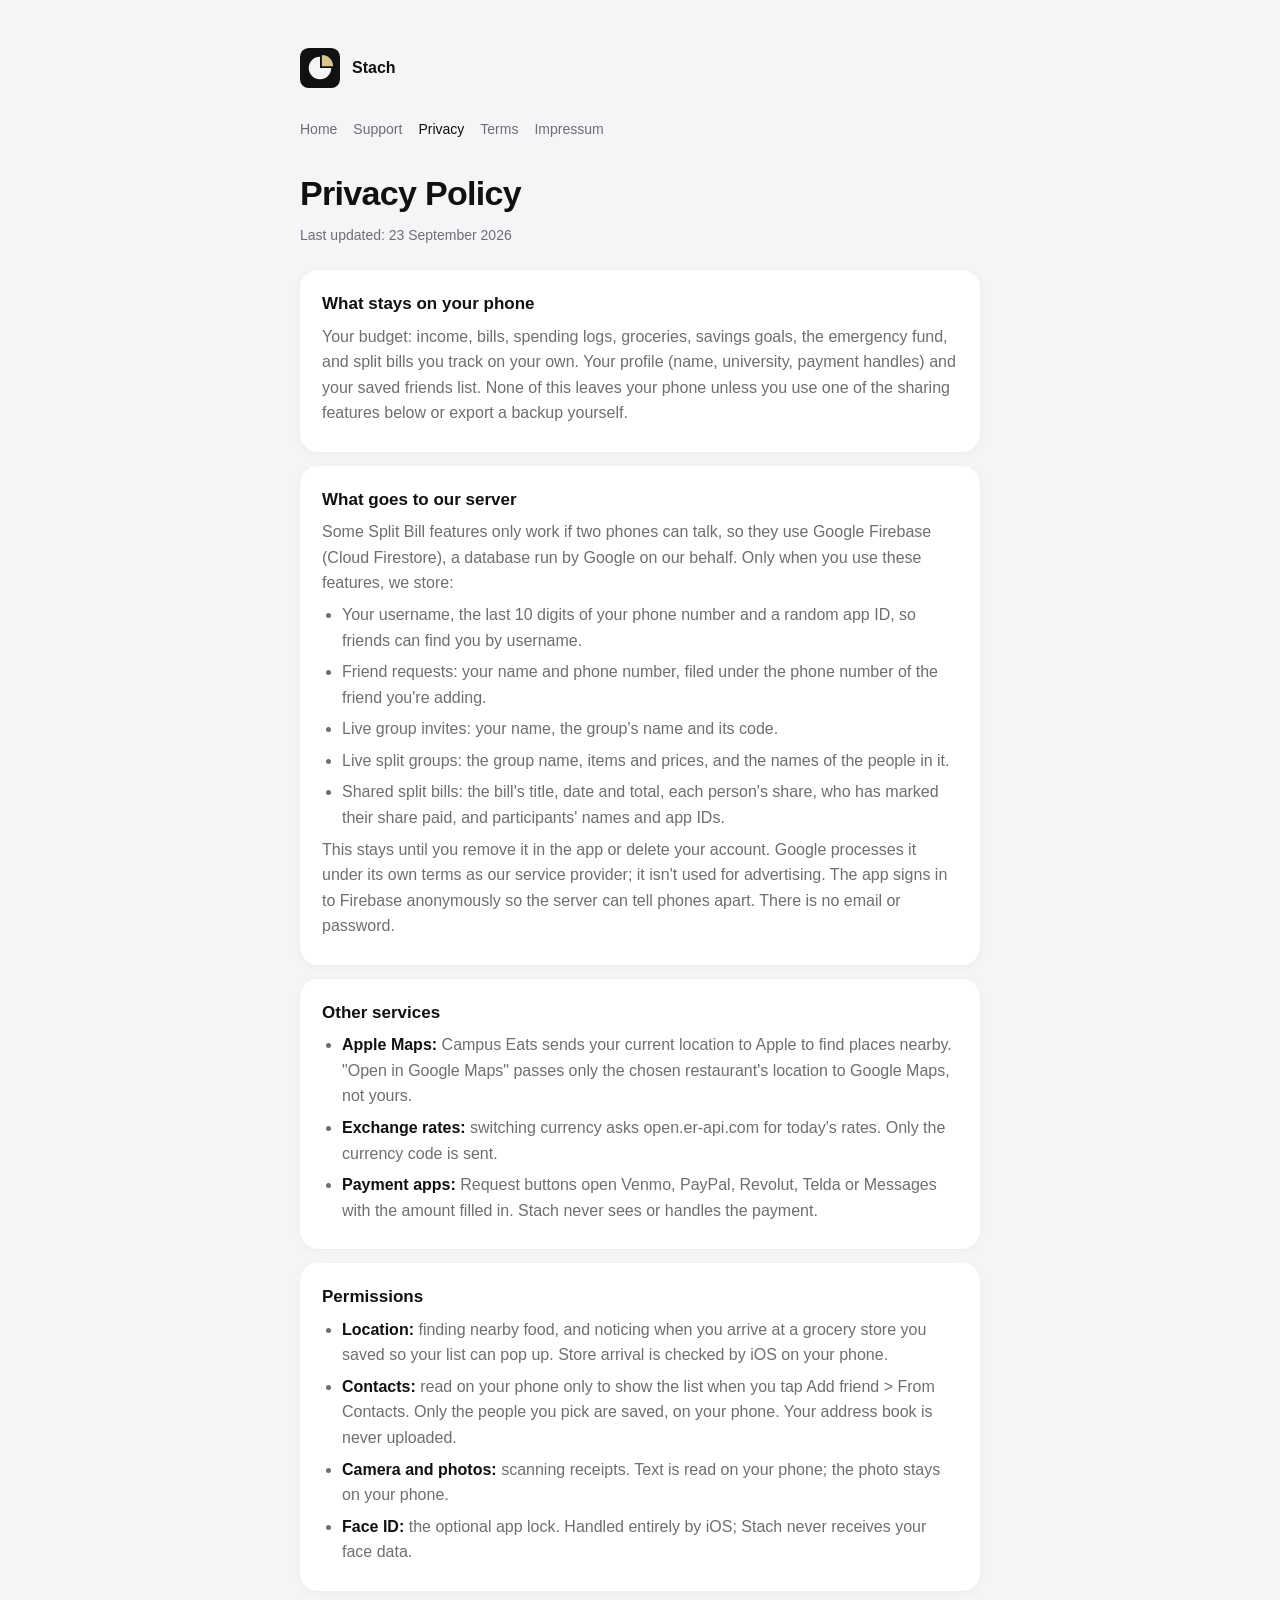
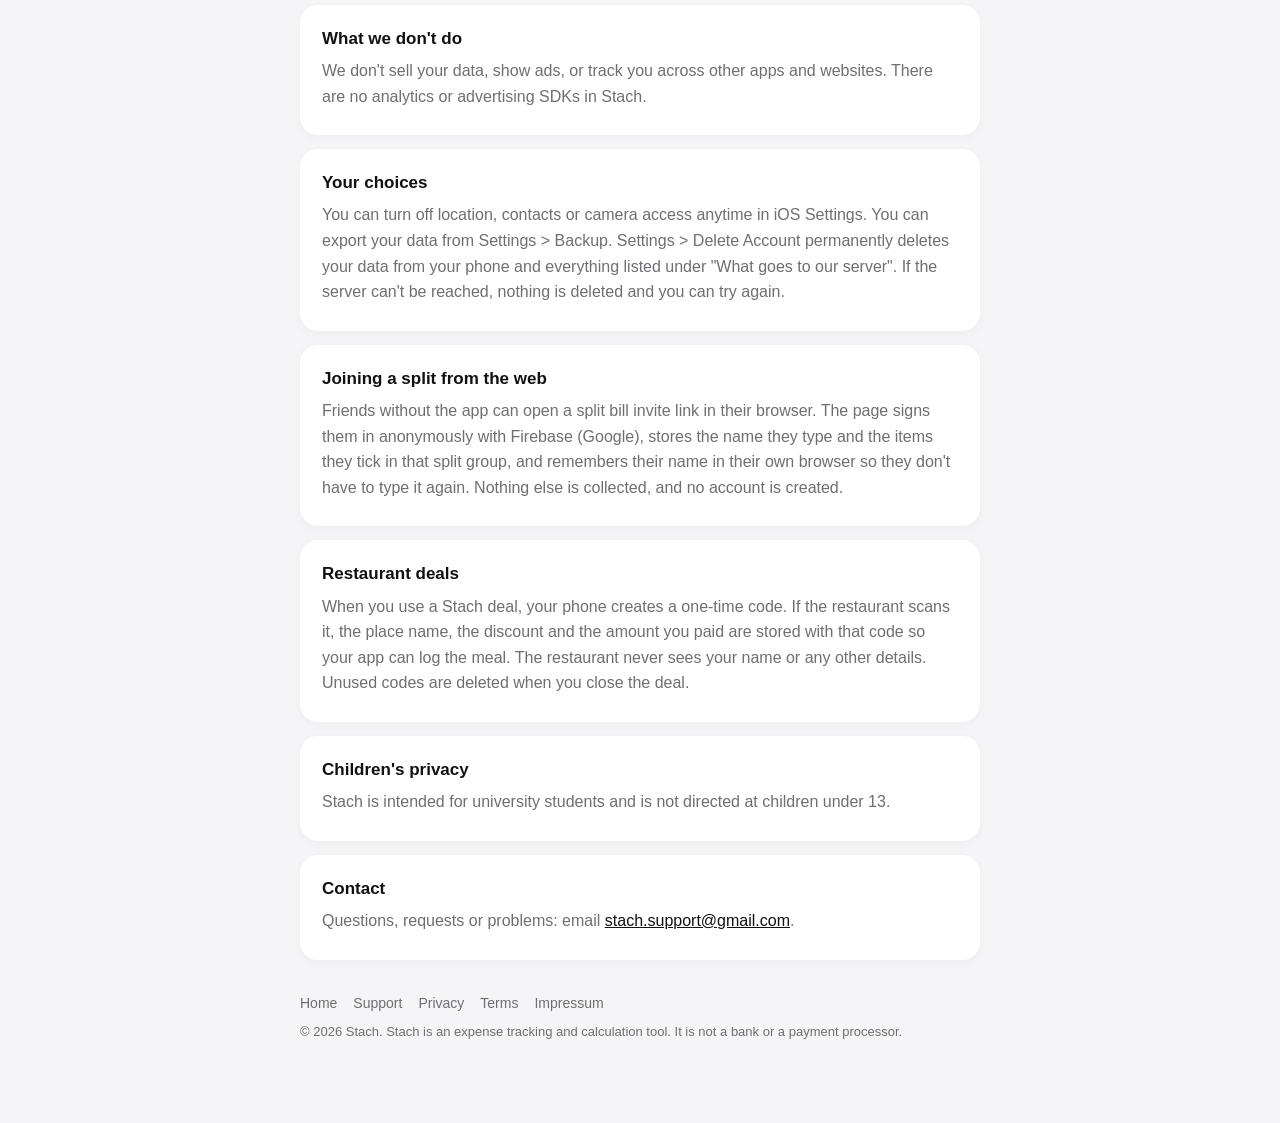
<file: privacy.html>
<!doctype html><html lang="en"><head><meta charset="utf-8"><meta name="viewport" content="width=device-width,initial-scale=1"><meta name="description" content="How Stach handles your data: your budget stays on your phone, and only Split Bill sharing uses our server."><link rel="icon" href="favicon.svg" type="image/svg+xml"><link rel="apple-touch-icon" href="favicon.svg"><link rel="stylesheet" href="style.css"><title>Stach Privacy Policy</title></head><body><main>
<header><div class="mark" aria-hidden="true"><svg width="40" height="40" viewBox="0 0 64 64"><rect width="64" height="64" rx="14" fill="currentColor"/><path d="M32 32 V14 A18 18 0 1 0 50 32 Z" fill="var(--bg)"/><path d="M35 29 V11 A18 18 0 0 1 53 29 Z" fill="#D9C58F"/></svg></div><div class="brand">Stach</div></header><nav><a href="index.html">Home</a><a href="support.html">Support</a><a href="privacy.html" aria-current="page">Privacy</a><a href="terms.html">Terms</a><a href="impressum.html">Impressum</a></nav>
<h1>Privacy Policy</h1><div class="updated">Last updated: 23 September 2026</div>
<section><h2>What stays on your phone</h2><p>Your budget: income, bills, spending logs, groceries, savings goals, the emergency fund, and split bills you track on your own. Your profile (name, university, payment handles) and your saved friends list. None of this leaves your phone unless you use one of the sharing features below or export a backup yourself.</p></section>
<section><h2>What goes to our server</h2><p>Some Split Bill features only work if two phones can talk, so they use Google Firebase (Cloud Firestore), a database run by Google on our behalf. Only when you use these features, we store:</p>
<ul><li>Your username, the last 10 digits of your phone number and a random app ID, so friends can find you by username.</li>
<li>Friend requests: your name and phone number, filed under the phone number of the friend you're adding.</li>
<li>Live group invites: your name, the group's name and its code.</li>
<li>Live split groups: the group name, items and prices, and the names of the people in it.</li>
<li>Shared split bills: the bill's title, date and total, each person's share, who has marked their share paid, and participants' names and app IDs.</li></ul>
<p>This stays until you remove it in the app or delete your account. Google processes it under its own terms as our service provider; it isn't used for advertising. The app signs in to Firebase anonymously so the server can tell phones apart. There is no email or password.</p></section>
<section><h2>Other services</h2><ul>
<li><strong>Apple Maps:</strong> Campus Eats sends your current location to Apple to find places nearby. "Open in Google Maps" passes only the chosen restaurant's location to Google Maps, not yours.</li>
<li><strong>Exchange rates:</strong> switching currency asks open.er-api.com for today's rates. Only the currency code is sent.</li>
<li><strong>Payment apps:</strong> Request buttons open Venmo, PayPal, Revolut, Telda or Messages with the amount filled in. Stach never sees or handles the payment.</li></ul></section>
<section><h2>Permissions</h2><ul>
<li><strong>Location:</strong> finding nearby food, and noticing when you arrive at a grocery store you saved so your list can pop up. Store arrival is checked by iOS on your phone.</li>
<li><strong>Contacts:</strong> read on your phone only to show the list when you tap Add friend &gt; From Contacts. Only the people you pick are saved, on your phone. Your address book is never uploaded.</li>
<li><strong>Camera and photos:</strong> scanning receipts. Text is read on your phone; the photo stays on your phone.</li>
<li><strong>Face ID:</strong> the optional app lock. Handled entirely by iOS; Stach never receives your face data.</li></ul></section>
<section><h2>What we don't do</h2><p>We don't sell your data, show ads, or track you across other apps and websites. There are no analytics or advertising SDKs in Stach.</p></section>
<section><h2>Your choices</h2><p>You can turn off location, contacts or camera access anytime in iOS Settings. You can export your data from Settings &gt; Backup. Settings &gt; Delete Account permanently deletes your data from your phone and everything listed under "What goes to our server". If the server can't be reached, nothing is deleted and you can try again.</p></section>
<section><h2>Joining a split from the web</h2><p>Friends without the app can open a split bill invite link in their browser. The page signs them in anonymously with Firebase (Google), stores the name they type and the items they tick in that split group, and remembers their name in their own browser so they don't have to type it again. Nothing else is collected, and no account is created.</p></section>
<section><h2>Restaurant deals</h2><p>When you use a Stach deal, your phone creates a one-time code. If the restaurant scans it, the place name, the discount and the amount you paid are stored with that code so your app can log the meal. The restaurant never sees your name or any other details. Unused codes are deleted when you close the deal.</p></section>
<section><h2>Children's privacy</h2><p>Stach is intended for university students and is not directed at children under 13.</p></section>
<section><h2>Contact</h2><p>Questions, requests or problems: email <a href="mailto:stach.support@gmail.com">stach.support@gmail.com</a>.</p></section>

<footer><nav class="footnav"><a href="index.html">Home</a><a href="support.html">Support</a><a href="privacy.html">Privacy</a><a href="terms.html">Terms</a><a href="impressum.html">Impressum</a></nav><div>© 2026 Stach. Stach is an expense tracking and calculation tool. It is not a bank or a payment processor.</div></footer>
</main></body></html>
</file>
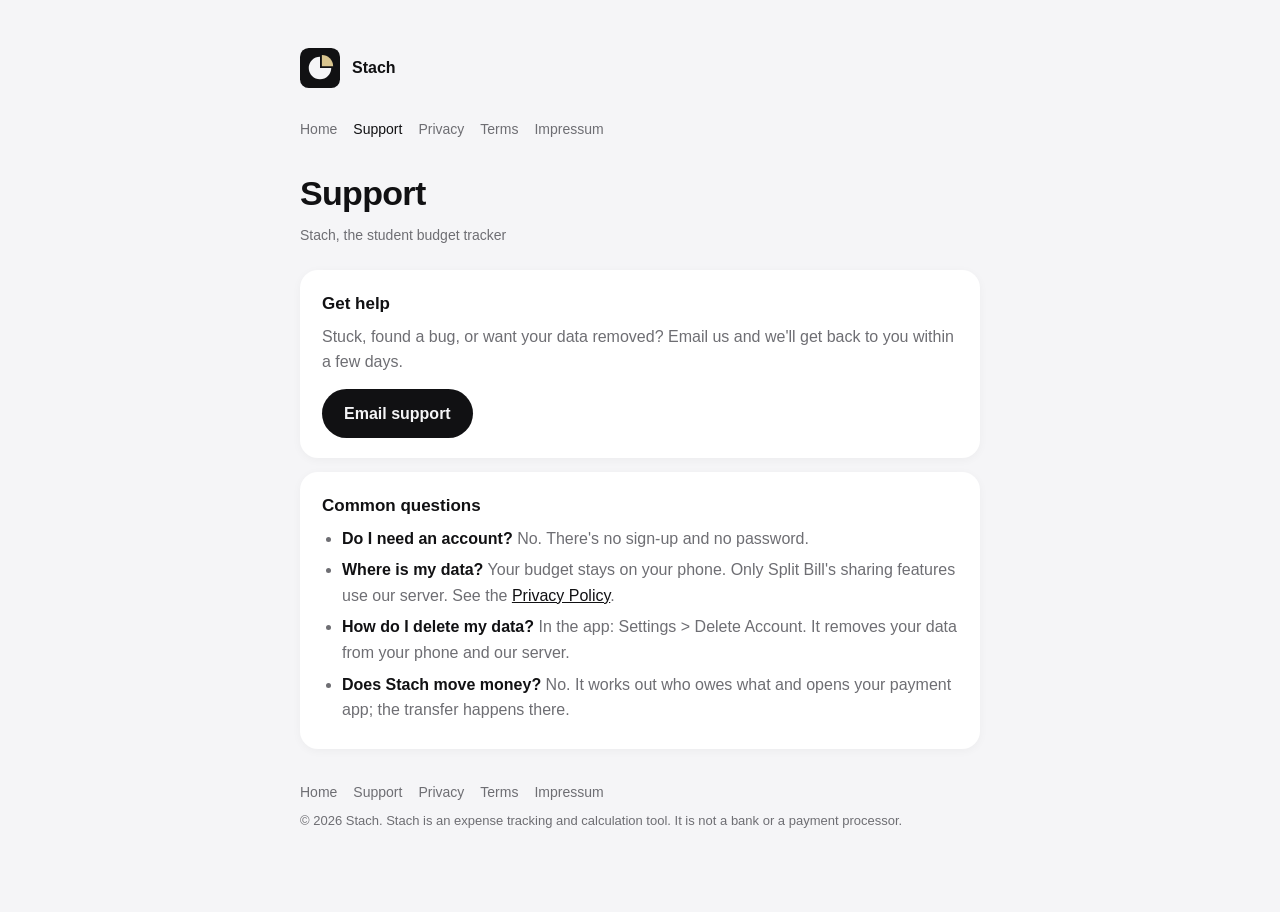
<file: support.html>
<!doctype html><html lang="en"><head><meta charset="utf-8"><meta name="viewport" content="width=device-width,initial-scale=1"><meta name="description" content="Get help with Stach, the student budget and split-bill app."><link rel="icon" href="favicon.svg" type="image/svg+xml"><link rel="apple-touch-icon" href="favicon.svg"><link rel="stylesheet" href="style.css"><title>Stach Support</title></head><body><main>
<header><div class="mark" aria-hidden="true"><svg width="40" height="40" viewBox="0 0 64 64"><rect width="64" height="64" rx="14" fill="currentColor"/><path d="M32 32 V14 A18 18 0 1 0 50 32 Z" fill="var(--bg)"/><path d="M35 29 V11 A18 18 0 0 1 53 29 Z" fill="#D9C58F"/></svg></div><div class="brand">Stach</div></header><nav><a href="index.html">Home</a><a href="support.html" aria-current="page">Support</a><a href="privacy.html">Privacy</a><a href="terms.html">Terms</a><a href="impressum.html">Impressum</a></nav>
<h1>Support</h1><div class="updated">Stach, the student budget tracker</div>
<section><h2>Get help</h2><p>Stuck, found a bug, or want your data removed? Email us and we'll get back to you within a few days.</p><a class="button" href="mailto:stach.support@gmail.com?subject=Stach%20support">Email support</a></section>
<section><h2>Common questions</h2><ul>
<li><strong>Do I need an account?</strong> No. There's no sign-up and no password.</li>
<li><strong>Where is my data?</strong> Your budget stays on your phone. Only Split Bill's sharing features use our server. See the <a href="privacy.html">Privacy Policy</a>.</li>
<li><strong>How do I delete my data?</strong> In the app: Settings &gt; Delete Account. It removes your data from your phone and our server.</li>
<li><strong>Does Stach move money?</strong> No. It works out who owes what and opens your payment app; the transfer happens there.</li></ul></section>
<footer><nav class="footnav"><a href="index.html">Home</a><a href="support.html">Support</a><a href="privacy.html">Privacy</a><a href="terms.html">Terms</a><a href="impressum.html">Impressum</a></nav><div>© 2026 Stach. Stach is an expense tracking and calculation tool. It is not a bank or a payment processor.</div></footer>
</main></body></html>
</file>
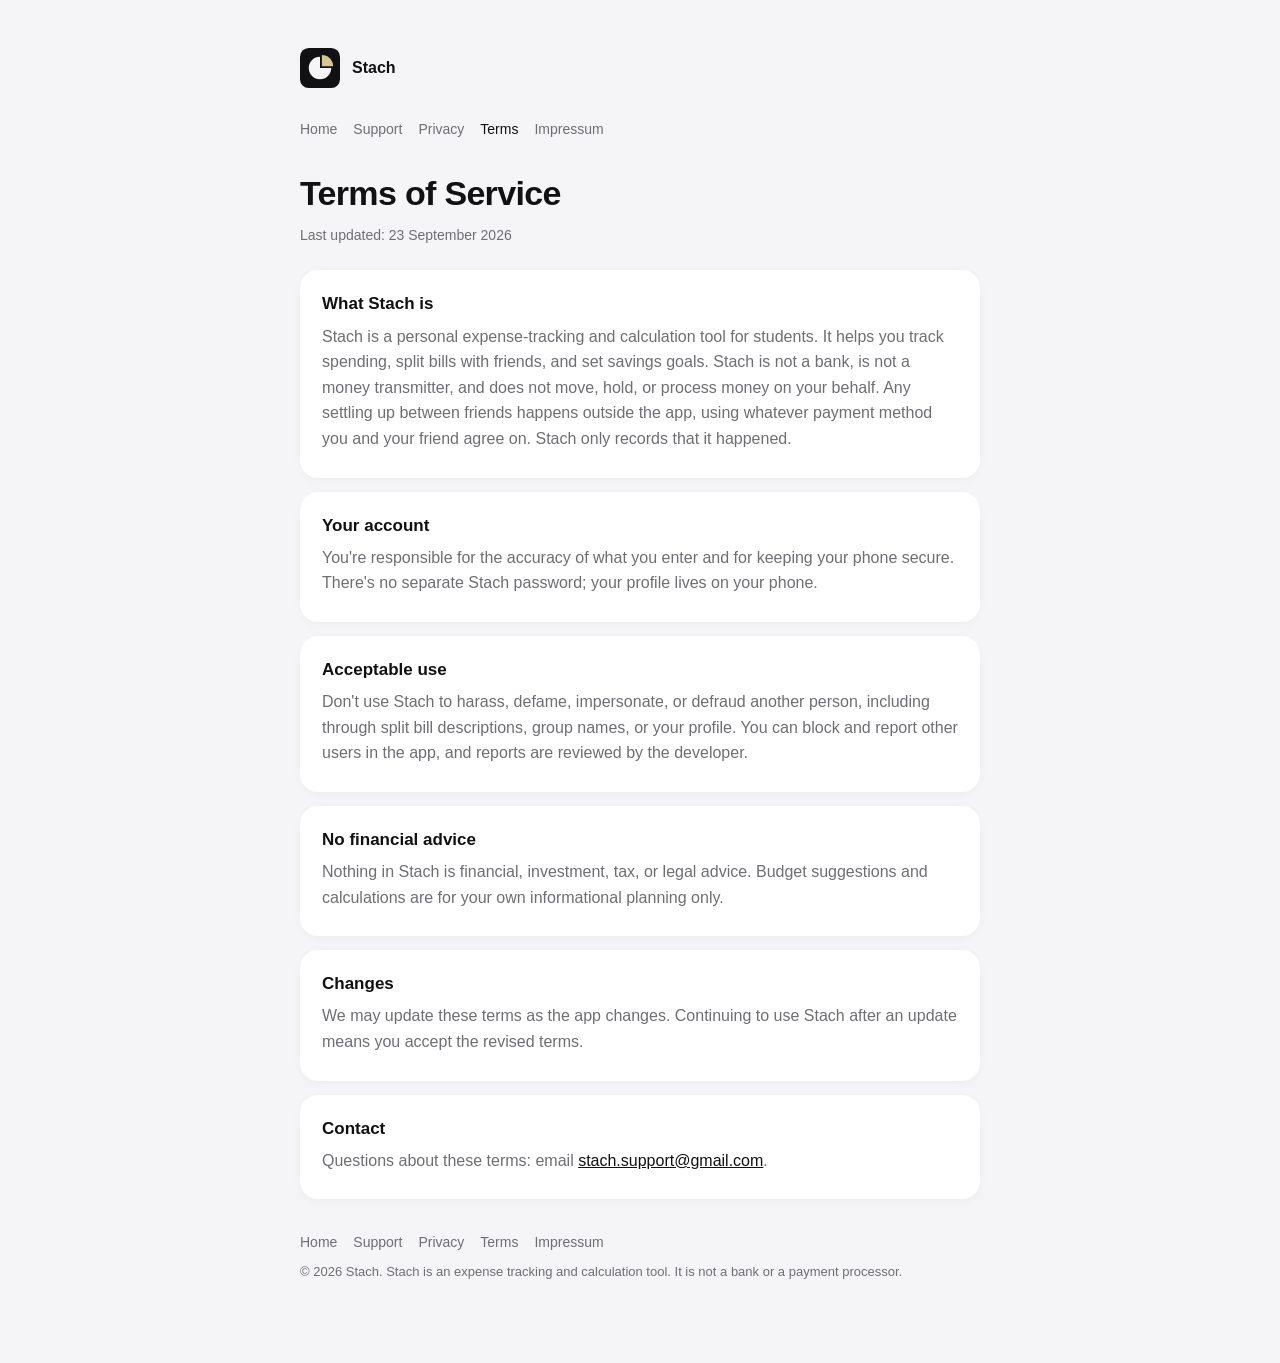
<file: terms.html>
<!doctype html><html lang="en"><head><meta charset="utf-8"><meta name="viewport" content="width=device-width,initial-scale=1"><meta name="description" content="The terms for using Stach, the student budget and split-bill app."><link rel="icon" href="favicon.svg" type="image/svg+xml"><link rel="apple-touch-icon" href="favicon.svg"><link rel="stylesheet" href="style.css"><title>Stach Terms of Service</title></head><body><main>
<header><div class="mark" aria-hidden="true"><svg width="40" height="40" viewBox="0 0 64 64"><rect width="64" height="64" rx="14" fill="currentColor"/><path d="M32 32 V14 A18 18 0 1 0 50 32 Z" fill="var(--bg)"/><path d="M35 29 V11 A18 18 0 0 1 53 29 Z" fill="#D9C58F"/></svg></div><div class="brand">Stach</div></header><nav><a href="index.html">Home</a><a href="support.html">Support</a><a href="privacy.html">Privacy</a><a href="terms.html" aria-current="page">Terms</a><a href="impressum.html">Impressum</a></nav>
<h1>Terms of Service</h1><div class="updated">Last updated: 23 September 2026</div>
<section><h2>What Stach is</h2><p>Stach is a personal expense-tracking and calculation tool for students. It helps you track spending, split bills with friends, and set savings goals. Stach is not a bank, is not a money transmitter, and does not move, hold, or process money on your behalf. Any settling up between friends happens outside the app, using whatever payment method you and your friend agree on. Stach only records that it happened.</p></section>
<section><h2>Your account</h2><p>You're responsible for the accuracy of what you enter and for keeping your phone secure. There's no separate Stach password; your profile lives on your phone.</p></section>
<section><h2>Acceptable use</h2><p>Don't use Stach to harass, defame, impersonate, or defraud another person, including through split bill descriptions, group names, or your profile. You can block and report other users in the app, and reports are reviewed by the developer.</p></section>
<section><h2>No financial advice</h2><p>Nothing in Stach is financial, investment, tax, or legal advice. Budget suggestions and calculations are for your own informational planning only.</p></section>
<section><h2>Changes</h2><p>We may update these terms as the app changes. Continuing to use Stach after an update means you accept the revised terms.</p></section>
<section><h2>Contact</h2><p>Questions about these terms: email <a href="mailto:stach.support@gmail.com">stach.support@gmail.com</a>.</p></section>
<footer><nav class="footnav"><a href="index.html">Home</a><a href="support.html">Support</a><a href="privacy.html">Privacy</a><a href="terms.html">Terms</a><a href="impressum.html">Impressum</a></nav><div>© 2026 Stach. Stach is an expense tracking and calculation tool. It is not a bank or a payment processor.</div></footer>
</main></body></html>
</file>
<file: Stach website (upload these)/site.css>
/* Stach marketing site */
:root{
  --bg:#FBFAF8; --bg-2:#F2F0EC; --card:#FFFFFF; --ink:#141414; --ink-2:#4A4A4F; --muted:#86868B;
  --line:rgba(0,0,0,.08); --accent:#A96D5B; --accent-2:#C98E7B; --gold:#D9C58F; --green:#34C759;
  --dark:#0B0B0C; --dark-2:#161618; --radius:28px;
  --shadow:0 1px 2px rgba(0,0,0,.04), 0 24px 60px -24px rgba(0,0,0,.18);
  color-scheme:light;
}
*{box-sizing:border-box}
html{scroll-behavior:smooth; -webkit-text-size-adjust:100%}
body{margin:0; background:var(--bg); color:var(--ink); font:17px/1.55 "Inter",-apple-system,BlinkMacSystemFont,"SF Pro Text",system-ui,sans-serif; -webkit-font-smoothing:antialiased; overflow-x:hidden}
img{max-width:100%; display:block}
a{color:inherit}
.wrap{max-width:1160px; margin:0 auto; padding:0 24px}

/* nav */
.nav{position:sticky; top:0; z-index:40; backdrop-filter:saturate(1.6) blur(18px); -webkit-backdrop-filter:saturate(1.6) blur(18px); background:rgba(251,250,248,.78); border-bottom:1px solid transparent; transition:border-color .2s}
.nav.scrolled{border-color:var(--line)}
.nav .wrap{display:flex; align-items:center; gap:28px; height:64px}
.logo{display:flex; align-items:center; gap:10px; font-weight:700; font-size:19px; letter-spacing:-.02em; text-decoration:none}
.logo svg{width:28px; height:28px}
.nav-links{display:flex; gap:24px; margin-left:auto; font-size:14.5px}
.nav-links a{text-decoration:none; color:var(--ink-2)}
.nav-links a:hover{color:var(--ink)}
.lang{display:flex; background:var(--bg-2); border-radius:999px; padding:3px; font-size:13px; font-weight:600}
.lang button{border:0; background:none; padding:5px 10px; border-radius:999px; cursor:pointer; color:var(--muted); font:inherit}
.lang button[aria-pressed="true"]{background:var(--card); color:var(--ink); box-shadow:0 1px 3px rgba(0,0,0,.1)}
.btn{display:inline-flex; align-items:center; justify-content:center; gap:8px; border:0; cursor:pointer; text-decoration:none; font:inherit; font-weight:600; border-radius:999px; padding:12px 22px; background:var(--ink); color:#fff; transition:transform .15s, opacity .15s}
.btn:hover{opacity:.9}
.btn:active{transform:scale(.97)}
.btn.small{padding:9px 16px; font-size:14px}
.btn.accent{background:var(--accent)}
@media (max-width:900px){ .nav-links{display:none} .lang{margin-left:auto} }

/* hero */
.hero{position:relative; padding:72px 0 40px; overflow:hidden}
.hero .wrap{display:grid; grid-template-columns:1.05fr 1fr; gap:40px; align-items:center}
.eyebrow{display:inline-flex; align-items:center; gap:8px; font-size:13.5px; font-weight:600; color:var(--accent); background:rgba(169,109,91,.1); padding:6px 12px; border-radius:999px}
h1{font-size:clamp(42px,6.2vw,76px); line-height:1.02; letter-spacing:-.045em; margin:18px 0 18px; font-weight:800}
h1 em{font-style:normal; color:var(--accent)}
.lead{font-size:clamp(18px,1.8vw,21px); color:var(--ink-2); max-width:34ch; margin:0 0 28px}
.waitlist{display:flex; gap:8px; max-width:460px; background:var(--card); padding:6px; border-radius:999px; box-shadow:var(--shadow); border:1px solid var(--line)}
.waitlist input{flex:1; min-width:0; border:0; background:none; font:inherit; font-size:16px; padding:0 14px; color:var(--ink); outline:none}
.waitlist label{position:absolute; width:1px; height:1px; overflow:hidden; clip:rect(0 0 0 0)}
.form-note{font-size:13.5px; color:var(--muted); margin-top:12px}
.form-msg{font-size:14.5px; margin-top:12px; font-weight:600}
.form-msg.ok{color:#1f8a3d} .form-msg.err{color:#d93025}
.hero-phones{position:relative; height:640px}
.hero-phones .phone{position:absolute; width:290px}
.hero-phones .p1{left:6%; top:30px; transform:rotate(-6deg); z-index:2}
.hero-phones .p2{right:4%; top:0; transform:rotate(5deg)}
.glow{position:absolute; inset:auto; width:620px; height:620px; border-radius:50%; filter:blur(80px); opacity:.55; pointer-events:none}
.hero .glow{right:-120px; top:20px; background:radial-gradient(circle, rgba(201,142,123,.55), rgba(217,197,143,.25) 55%, transparent 70%)}
@media (max-width:900px){
  .hero{padding-top:40px}
  .hero .wrap{grid-template-columns:1fr}
  .hero-phones{height:470px}
  .hero-phones .phone{width:220px}
  .hero-phones .p1{left:calc(50% - 215px)} .hero-phones .p2{right:calc(50% - 215px)}
}

/* phone mockup */
.phone{border-radius:46px; padding:9px; background:#1b1b1d; box-shadow:0 0 0 1.5px #3a3a3e inset, 0 40px 80px -30px rgba(0,0,0,.45), 0 10px 30px -10px rgba(0,0,0,.25)}
.phone img{border-radius:38px; width:100%; height:auto; aspect-ratio:780/1696; object-fit:cover; background:#000}

/* trust strip */
.strip{padding:28px 0 8px}
.strip .wrap{display:flex; flex-wrap:wrap; justify-content:center; gap:10px 34px; color:var(--muted); font-size:14.5px; font-weight:500}
.strip span{display:inline-flex; align-items:center; gap:8px}
.strip svg{width:18px; height:18px; color:var(--accent)}

/* sections */
section{padding:110px 0}
.kicker{font-size:14px; font-weight:700; letter-spacing:.02em; color:var(--accent); margin:0 0 12px}
h2{font-size:clamp(34px,4.4vw,56px); line-height:1.05; letter-spacing:-.035em; margin:0 0 18px; font-weight:800}
.sub{font-size:19px; color:var(--ink-2); max-width:52ch; margin:0}
.feature .wrap{display:grid; grid-template-columns:1fr 1fr; gap:64px; align-items:center}
.feature.flip .text{order:2}
.points{list-style:none; padding:0; margin:28px 0 0; display:grid; gap:16px}
.points li{display:grid; grid-template-columns:36px 1fr; gap:14px; align-items:start}
.points .ic{width:36px; height:36px; border-radius:11px; display:grid; place-items:center; background:rgba(169,109,91,.12); color:var(--accent)}
.points .ic svg{width:19px; height:19px}
.points b{display:block; font-size:17px; letter-spacing:-.01em}
.points span{color:var(--muted); font-size:15.5px}
.shots{position:relative; display:flex; justify-content:center; gap:22px}
.shots .phone{width:260px}
.shots .phone.offset{margin-top:70px}
@media (max-width:900px){
  section{padding:76px 0}
  .feature .wrap{grid-template-columns:1fr; gap:40px}
  .feature.flip .text{order:0}
  .shots .phone{width:44%; max-width:240px}
  .shots .phone.offset{margin-top:40px}
}

/* dark band */
.dark{background:var(--dark); color:#F5F5F7}
.dark .sub, .dark .points span{color:#A1A1A6}
.dark .points .ic{background:rgba(255,255,255,.08); color:var(--gold)}
.dark .kicker{color:var(--gold)}
.dark .phone{box-shadow:0 0 0 1.5px #3a3a3e inset, 0 40px 90px -30px rgba(201,142,123,.35)}

/* split trio */
.trio{display:grid; grid-template-columns:repeat(3,1fr); gap:22px; margin-top:56px; align-items:end}
.trio figure{margin:0}
.trio .phone{max-width:270px; margin:0 auto}
.trio figcaption{text-align:center; margin-top:18px; font-weight:600; font-size:16px}
.trio figcaption span{display:block; font-weight:400; color:#A1A1A6; font-size:14.5px; margin-top:2px}
@media (max-width:900px){ .trio{grid-template-columns:1fr; gap:44px} .trio .phone{max-width:250px} }

/* cards row */
.cards-grid{display:grid; grid-template-columns:repeat(3,1fr); gap:18px; margin-top:52px}
.tile{background:var(--card); border-radius:var(--radius); padding:28px; box-shadow:var(--shadow); border:1px solid var(--line)}
.tile h3{margin:14px 0 6px; font-size:20px; letter-spacing:-.02em}
.tile p{margin:0; color:var(--muted); font-size:15.5px}
.tile .ic{width:44px; height:44px; border-radius:13px; display:grid; place-items:center; background:rgba(169,109,91,.12); color:var(--accent)}
.tile .ic svg{width:22px; height:22px}
@media (max-width:900px){ .cards-grid{grid-template-columns:1fr} }

/* partners */
.partners{background:var(--bg-2)}
.partner-box{display:grid; grid-template-columns:1.2fr 1fr; gap:48px; align-items:center; background:var(--card); border-radius:36px; padding:56px; box-shadow:var(--shadow)}
.steps{list-style:none; counter-reset:s; padding:0; margin:0; display:grid; gap:18px}
.steps li{counter-increment:s; display:grid; grid-template-columns:40px 1fr; gap:14px}
.steps li::before{content:counter(s); width:40px; height:40px; border-radius:50%; display:grid; place-items:center; background:var(--ink); color:#fff; font-weight:700}
.steps b{display:block} .steps span{color:var(--muted); font-size:15.5px}
@media (max-width:900px){ .partner-box{grid-template-columns:1fr; padding:30px 24px} }

/* faq */
.faq{max-width:780px; margin:44px auto 0}
.faq details{border-bottom:1px solid var(--line); padding:20px 2px}
.faq summary{cursor:pointer; font-weight:600; font-size:18px; list-style:none; display:flex; justify-content:space-between; gap:16px}
.faq summary::-webkit-details-marker{display:none}
.faq summary::after{content:"+"; color:var(--muted); font-weight:400; font-size:24px; line-height:1}
.faq details[open] summary::after{content:"–"}
.faq p{color:var(--ink-2); margin:10px 0 0}

/* final cta */
.cta{text-align:center}
.cta .box{background:var(--dark); color:#fff; border-radius:40px; padding:80px 32px; position:relative; overflow:hidden}
.cta .box .glow{left:50%; top:-260px; transform:translateX(-50%); background:radial-gradient(circle, rgba(201,142,123,.6), transparent 65%)}
.cta h2{position:relative} .cta .sub{color:#A1A1A6; margin:0 auto 30px; position:relative}
.cta .waitlist{margin:0 auto; position:relative; background:#1d1d20; border-color:#2c2c30}
.cta .waitlist input{color:#fff}
.cta .form-note{color:#8a8a8f; position:relative}

/* footer */
footer{padding:56px 0 48px; color:var(--muted); font-size:14px}
footer .wrap{display:grid; grid-template-columns:1.4fr 1fr 1fr; gap:32px}
footer h4{color:var(--ink); font-size:14px; margin:0 0 10px}
footer ul{list-style:none; padding:0; margin:0; display:grid; gap:8px}
footer a{text-decoration:none} footer a:hover{color:var(--ink)}
.fine{grid-column:1/-1; border-top:1px solid var(--line); padding-top:22px; margin-top:8px; font-size:13px}
@media (max-width:700px){ footer .wrap{grid-template-columns:1fr 1fr} footer .wrap > div:first-child{grid-column:1/-1} }

/* reveal on scroll */
.reveal{opacity:0; transform:translateY(24px); transition:opacity .8s cubic-bezier(.16,1,.3,1), transform .8s cubic-bezier(.16,1,.3,1)}
.reveal.in{opacity:1; transform:none}
@media (prefers-reduced-motion:reduce){ .reveal{opacity:1; transform:none; transition:none} html{scroll-behavior:auto} }
@media (max-width:600px){
  .nav .btn.small{display:none}
  .wrap{padding:0 18px}
  .waitlist{flex-direction:column; border-radius:22px; padding:8px; gap:8px}
  .waitlist input{padding:12px 12px}
  .waitlist .btn{width:100%}
  .hero-phones{height:420px}
  .hero-phones .phone{width:180px; border-radius:36px; padding:7px}
  .hero-phones .phone img{border-radius:30px}
  .hero-phones .p1{left:calc(50% - 175px)} .hero-phones .p2{right:calc(50% - 175px)}
  .cta .box{padding:56px 20px; border-radius:30px}
}
</file>
<file: style.css>
:root { --bg:#f5f5f7; --card:#fff; --ink:#111113; --muted:#6e6e73; --line:rgba(0,0,0,.08); }
@media (prefers-color-scheme: dark) { :root { --bg:#000; --card:#1c1c1e; --ink:#f5f5f7; --muted:#a0a0a5; --line:rgba(255,255,255,.1); } }
* { box-sizing:border-box; }
body { margin:0; background:var(--bg); color:var(--ink); font:16px/1.6 -apple-system,BlinkMacSystemFont,"SF Pro Text","Helvetica Neue",Arial,sans-serif; }
main { max-width:720px; margin:0 auto; padding:48px 20px 80px; }
header { display:flex; align-items:center; gap:12px; margin-bottom:28px; }
.mark { width:40px; height:40px; border-radius:11px; background:var(--ink); color:var(--bg); display:grid; place-items:center; font-weight:700; }
.brand { font-weight:600; }
nav a { color:var(--muted); text-decoration:none; margin-right:16px; font-size:14px; }
nav a:hover, nav a[aria-current] { color:var(--ink); }
h1 { font-size:34px; letter-spacing:-.02em; margin:24px 0 4px; }
.updated { color:var(--muted); font-size:14px; margin-bottom:24px; }
section { background:var(--card); border-radius:18px; padding:20px 22px; margin:14px 0; box-shadow:0 2px 10px rgba(0,0,0,.04); }
h2 { font-size:17px; margin:0 0 6px; }
p, li { color:var(--muted); margin:6px 0; }
ul { padding-left:20px; margin:6px 0; }
strong { color:var(--ink); font-weight:600; }
a { color:var(--ink); }
.button { display:inline-block; background:var(--ink); color:var(--bg); padding:12px 22px; border-radius:999px; text-decoration:none; font-weight:600; margin-top:8px; }
footer { color:var(--muted); font-size:13px; margin-top:32px; }
.mark { background:none; color:var(--ink); }
.footnav a { color:var(--muted); margin-right:16px; text-decoration:none; }
footer div { margin-top:8px; }
img, svg { max-width:100%; }
html, body { overflow-x:hidden; }
</file>
